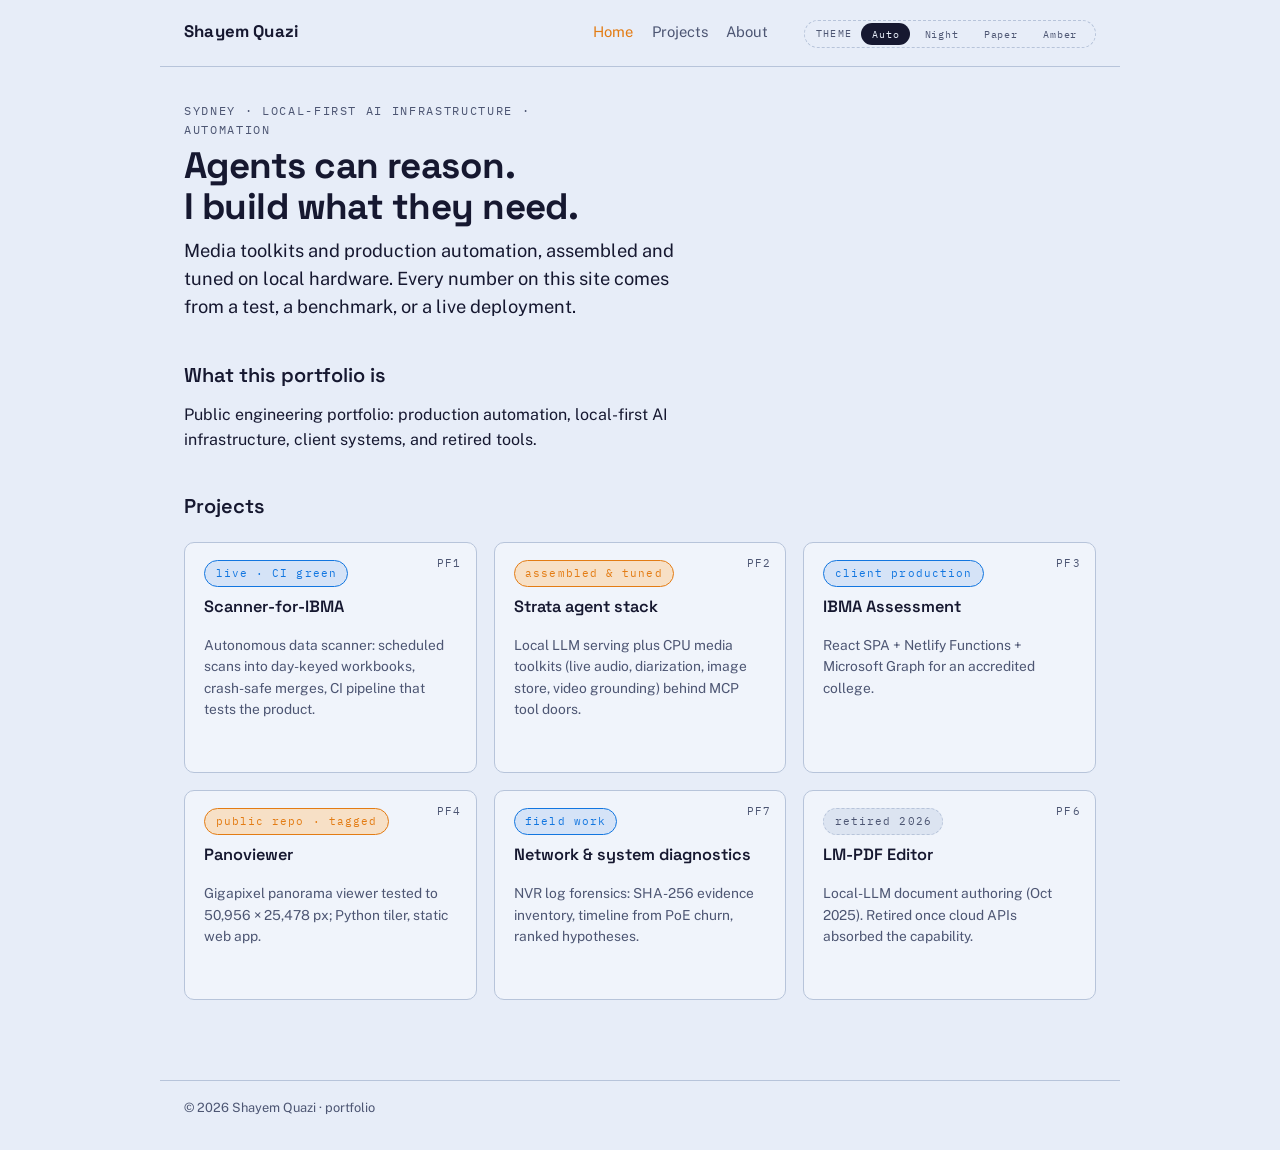
<file: index.html>
<!DOCTYPE html>
<html lang="en">
<head>
<meta charset="utf-8">
<meta name="viewport" content="width=device-width, initial-scale=1">
<title>Portfolio</title>
<meta name="description" content="Portfolio of Shayem Quazi: local-first AI agent infrastructure, automation systems and measured media toolkits, Sydney.">
<meta property="og:type" content="website">
<meta property="og:site_name" content="Shayem Quazi portfolio">
<meta property="og:title" content="Agents can reason. I build what they need to see, hear, read and file.">
<meta property="og:description" content="Local-first agent infrastructure and shipped automation. Every number on this site comes from a test, a benchmark, or a live deployment.">
<meta property="og:url" content="https://shayem1.github.io/portfolio-2026/">
<link rel="canonical" href="https://shayem1.github.io/portfolio-2026/">
<link rel="icon" type="image/svg+xml" href="assets/img/favicon.svg">
<link rel="preconnect" href="https://fonts.googleapis.com">
<link rel="preconnect" href="https://fonts.gstatic.com" crossorigin>
<link href="https://fonts.googleapis.com/css2?family=IBM+Plex+Mono:wght@400;600&family=Public+Sans:wght@400;500;700&family=Space+Grotesk:wght@500;600;700&display=swap" rel="stylesheet">
<link rel="stylesheet" href="assets/css/site.css">
<script src="assets/js/theme.js"></script>
</head>
<body>
<header class="site-head">
  <a class="brand" href="index.html">Shayem Quazi</a>
  <nav>
    <a href="index.html" aria-current="page">Home</a>
<a href="projects/index.html">Projects</a>
    <a href="about.html">About</a>
  </nav>
</header>

<main>
  <p class="eyebrow">Sydney · local-first AI infrastructure · automation</p>
  <h1>Agents can reason.<br>I build what they need.</h1>
  <p class="claim">Media toolkits and production automation, assembled and tuned on local hardware. Every number on this site comes from a test, a benchmark, or a live deployment.</p>

  <section>
    <h2>What this portfolio is</h2>
    <p>Public engineering portfolio: production automation, local-first AI infrastructure, client systems, and retired tools.</p>
  </section>

  <section>
    <h2>Projects</h2>
    <div class="cards">
      <a class="card" href="projects/scanner-for-ibma.html">
        <span class="pf">PF1</span>
        <span class="status live">live · CI green</span>
        <span class="t">Scanner-for-IBMA</span>
        <p class="small">Autonomous data scanner: scheduled scans into day-keyed workbooks, crash-safe merges, CI pipeline that tests the product.</p>
      </a>
      <a class="card" href="projects/strata-agent-stack.html">
        <span class="pf">PF2</span>
        <span class="status alpha">assembled &amp; tuned</span>
        <span class="t">Strata agent stack</span>
        <p class="small">Local LLM serving plus CPU media toolkits (live audio, diarization, image store, video grounding) behind MCP tool doors.</p>
      </a>
      <a class="card" href="projects/ibma-assessment.html">
        <span class="pf">PF3</span>
        <span class="status live">client production</span>
        <span class="t">IBMA Assessment</span>
        <p class="small">React SPA + Netlify Functions + Microsoft Graph for an accredited college.</p>
      </a>
      <a class="card" href="projects/panoviewer.html">
        <span class="pf">PF4</span>
        <span class="status alpha">public repo · tagged</span>
        <span class="t">Panoviewer</span>
        <p class="small">Gigapixel panorama viewer tested to 50,956 × 25,478 px; Python tiler, static web app.</p>
      </a>
      <a class="card" href="projects/diagnostics.html">
        <span class="pf">PF7</span>
        <span class="status live">field work</span>
        <span class="t">Network &amp; system diagnostics</span>
        <p class="small">NVR log forensics: SHA-256 evidence inventory, timeline from PoE churn, ranked hypotheses.</p>
      </a>
      <a class="card" href="projects/lm-pdf-editor.html">
        <span class="pf">PF6</span>
        <span class="status retired">retired 2026</span>
        <span class="t">LM-PDF Editor</span>
        <p class="small">Local-LLM document authoring (Oct 2025). Retired once cloud APIs absorbed the capability.</p>
      </a>
    </div>
  </section>
</main>

<footer class="site-foot">© 2026 Shayem Quazi · portfolio</footer>
</body>
</html>
</file>
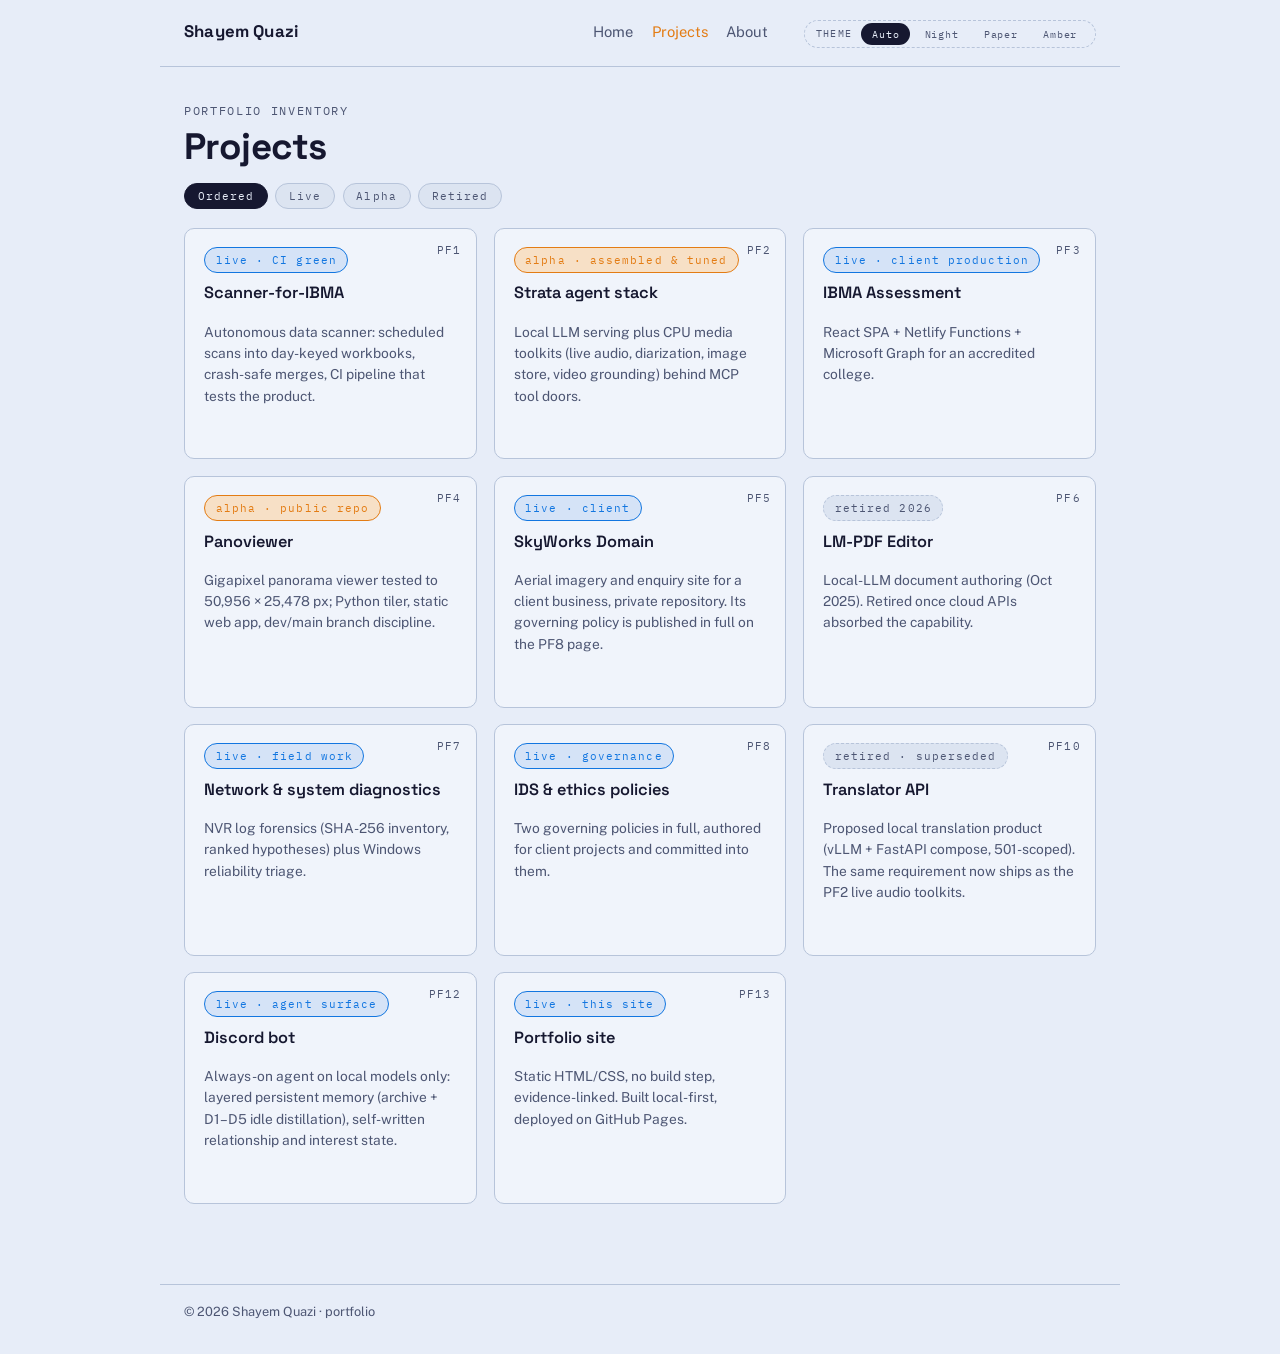
<file: projects/index.html>
<!DOCTYPE html>
<html lang="en">
<head>
<meta charset="utf-8">
<meta name="viewport" content="width=device-width, initial-scale=1">
<title>Projects</title>
<link rel="icon" type="image/svg+xml" href="../assets/img/favicon.svg">
<link rel="preconnect" href="https://fonts.googleapis.com">
<link rel="preconnect" href="https://fonts.gstatic.com" crossorigin>
<link href="https://fonts.googleapis.com/css2?family=IBM+Plex+Mono:wght@400;600&family=Public+Sans:wght@400;500;700&family=Space+Grotesk:wght@500;600;700&display=swap" rel="stylesheet">
<link rel="stylesheet" href="../assets/css/site.css">
<script src="../assets/js/theme.js"></script>
</head>
<body>
<header class="site-head">
  <a class="brand" href="../index.html">Shayem Quazi</a>
  <nav>
    <a href="../index.html">Home</a>
<a href="index.html" aria-current="page">Projects</a>
    <a href="../about.html">About</a>
  </nav>
</header>

<main>
  <p class="eyebrow">portfolio inventory</p>
  <h1>Projects</h1>

  <div class="filters" role="group" aria-label="Filter projects">
    <button type="button" class="fbtn active" data-filter="ordered" aria-pressed="true">Ordered</button>
    <button type="button" class="fbtn" data-filter="live" aria-pressed="false">Live</button>
    <button type="button" class="fbtn" data-filter="alpha" aria-pressed="false">Alpha</button>
    <button type="button" class="fbtn" data-filter="retired" aria-pressed="false">Retired</button>
  </div>

  <div class="cards" id="grid">
    <a class="card" href="scanner-for-ibma.html" data-pf="1" data-status="live">
      <span class="pf">PF1</span>
      <span class="status live">live · CI green</span>
      <span class="t">Scanner-for-IBMA</span>
      <p class="small">Autonomous data scanner: scheduled scans into day-keyed workbooks, crash-safe merges, CI pipeline that tests the product.</p>
    </a>
    <a class="card" href="strata-agent-stack.html" data-pf="2" data-status="alpha">
      <span class="pf">PF2</span>
      <span class="status alpha">alpha · assembled &amp; tuned</span>
      <span class="t">Strata agent stack</span>
      <p class="small">Local LLM serving plus CPU media toolkits (live audio, diarization, image store, video grounding) behind MCP tool doors.</p>
    </a>
    <a class="card" href="ibma-assessment.html" data-pf="3" data-status="live">
      <span class="pf">PF3</span>
      <span class="status live">live · client production</span>
      <span class="t">IBMA Assessment</span>
      <p class="small">React SPA + Netlify Functions + Microsoft Graph for an accredited college.</p>
    </a>
    <a class="card" href="panoviewer.html" data-pf="4" data-status="alpha">
      <span class="pf">PF4</span>
      <span class="status alpha">alpha · public repo</span>
      <span class="t">Panoviewer</span>
      <p class="small">Gigapixel panorama viewer tested to 50,956 × 25,478 px; Python tiler, static web app, dev/main branch discipline.</p>
    </a>
    <a class="card" href="../policies.html" data-pf="5" data-status="live">
      <span class="pf">PF5</span>
      <span class="status live">live · client</span>
      <span class="t">SkyWorks Domain</span>
      <p class="small">Aerial imagery and enquiry site for a client business, private repository. Its governing policy is published in full on the PF8 page.</p>
    </a>
    <a class="card" href="lm-pdf-editor.html" data-pf="6" data-status="retired">
      <span class="pf">PF6</span>
      <span class="status retired">retired 2026</span>
      <span class="t">LM-PDF Editor</span>
      <p class="small">Local-LLM document authoring (Oct 2025). Retired once cloud APIs absorbed the capability.</p>
    </a>
    <a class="card" href="diagnostics.html" data-pf="7" data-status="live">
      <span class="pf">PF7</span>
      <span class="status live">live · field work</span>
      <span class="t">Network &amp; system diagnostics</span>
      <p class="small">NVR log forensics (SHA-256 inventory, ranked hypotheses) plus Windows reliability triage.</p>
    </a>
    <a class="card" href="../policies.html" data-pf="8" data-status="live">
      <span class="pf">PF8</span>
      <span class="status live">live · governance</span>
      <span class="t">IDS &amp; ethics policies</span>
      <p class="small">Two governing policies in full, authored for client projects and committed into them.</p>
    </a>
    <a class="card" href="translator-api.html" data-pf="10" data-status="retired">
      <span class="pf">PF10</span>
      <span class="status retired">retired · superseded</span>
      <span class="t">Translator API</span>
      <p class="small">Proposed local translation product (vLLM + FastAPI compose, 501-scoped). The same requirement now ships as the PF2 live audio toolkits.</p>
    </a>
    <a class="card" href="discord-bot.html" data-pf="12" data-status="live">
      <span class="pf">PF12</span>
      <span class="status live">live · agent surface</span>
      <span class="t">Discord bot</span>
      <p class="small">Always-on agent on local models only: layered persistent memory (archive + D1–D5 idle distillation), self-written relationship and interest state.</p>
    </a>
    <a class="card" href="../index.html" data-pf="13" data-status="live">
      <span class="pf">PF13</span>
      <span class="status live">live · this site</span>
      <span class="t">Portfolio site</span>
      <p class="small">Static HTML/CSS, no build step, evidence-linked. Built local-first, deployed on GitHub Pages.</p>
    </a>
  </div>
</main>

<footer class="site-foot">© 2026 Shayem Quazi · portfolio</footer>

<script>
(function () {
  var grid = document.getElementById('grid');
  var cards = Array.prototype.slice.call(grid.children);
  var buttons = Array.prototype.slice.call(document.querySelectorAll('.fbtn'));
  function pfNum(c) { return parseInt(c.getAttribute('data-pf'), 10); }
  function apply(mode) {
    var sorted = cards.slice().sort(function (a, b) { return pfNum(a) - pfNum(b); });
    var order = sorted;
    if (mode !== 'ordered') {
      order = sorted.filter(function (c) { return c.getAttribute('data-status') === mode; })
        .concat(sorted.filter(function (c) { return c.getAttribute('data-status') !== mode; }));
    }
    order.forEach(function (c) {
      grid.appendChild(c);
      c.classList.toggle('dim', mode !== 'ordered' && c.getAttribute('data-status') !== mode);
    });
  }
  buttons.forEach(function (btn) {
    btn.addEventListener('click', function () {
      buttons.forEach(function (b) { b.classList.remove('active'); b.setAttribute('aria-pressed', 'false'); });
      btn.classList.add('active');
      btn.setAttribute('aria-pressed', 'true');
      apply(btn.getAttribute('data-filter'));
    });
  });
})();
</script>
</body>
</html>
</file>
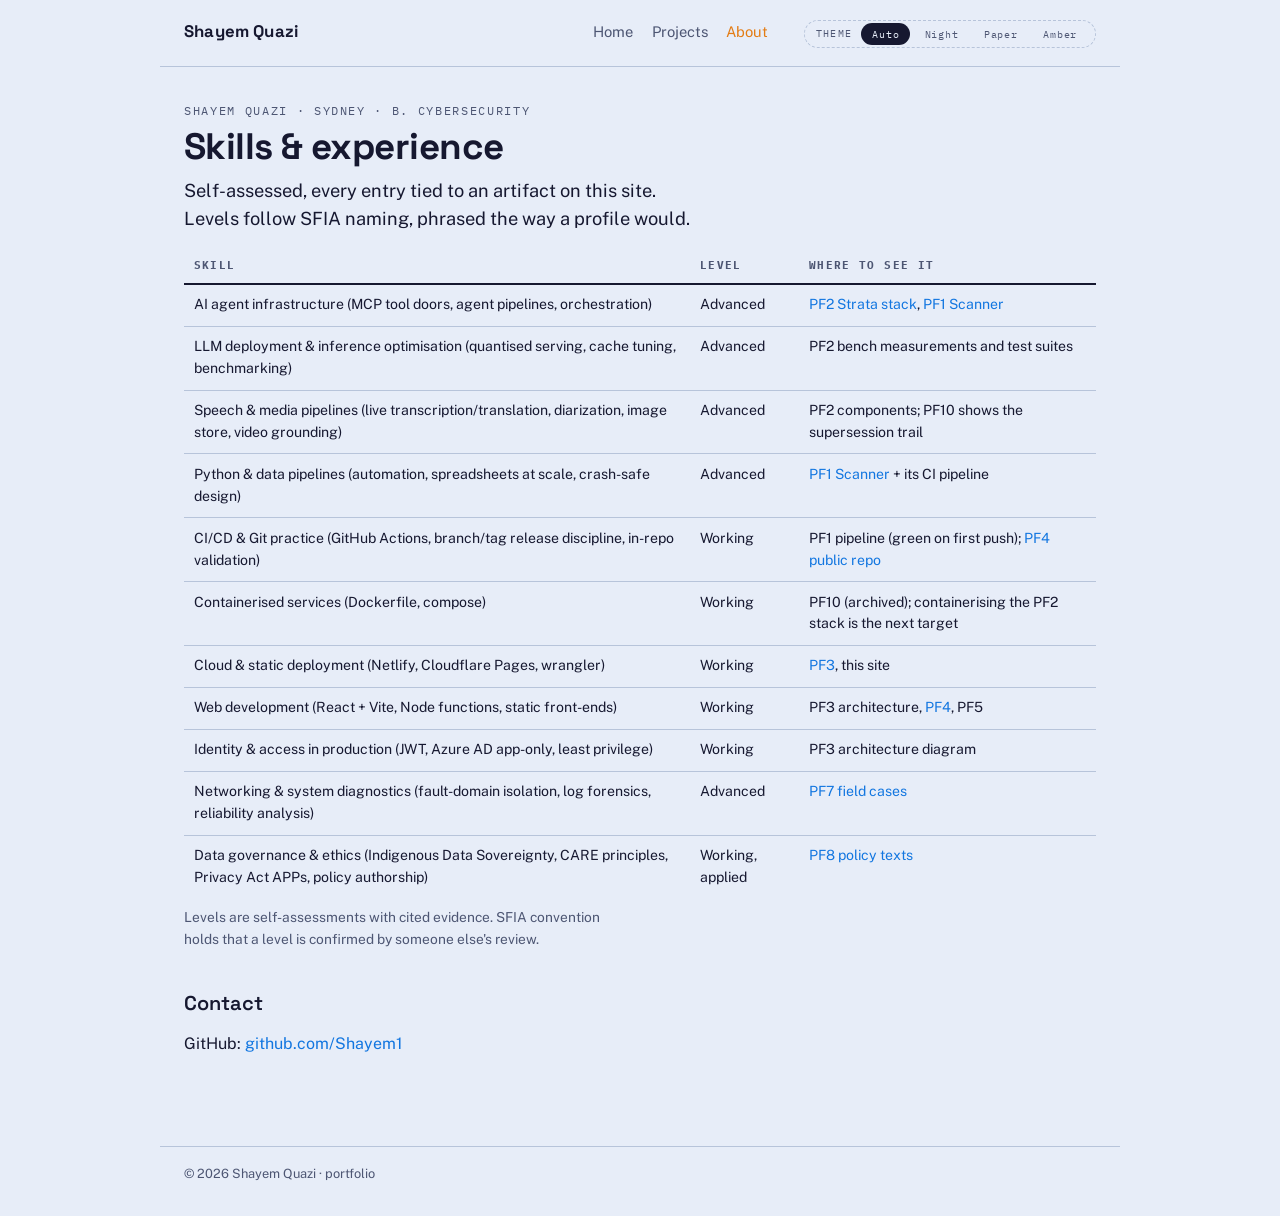
<file: about.html>
<!DOCTYPE html>
<html lang="en">
<head>
<meta charset="utf-8">
<meta name="viewport" content="width=device-width, initial-scale=1">
<title>about</title>
<link rel="icon" type="image/svg+xml" href="assets/img/favicon.svg">
<link rel="preconnect" href="https://fonts.googleapis.com">
<link rel="preconnect" href="https://fonts.gstatic.com" crossorigin>
<link href="https://fonts.googleapis.com/css2?family=IBM+Plex+Mono:wght@400;600&family=Public+Sans:wght@400;500;700&family=Space+Grotesk:wght@500;600;700&display=swap" rel="stylesheet">
<link rel="canonical" href="https://shayem1.github.io/portfolio-2026/about.html">
<link rel="stylesheet" href="assets/css/site.css">
<script src="assets/js/theme.js"></script>
</head>
<body>
<header class="site-head">
  <a class="brand" href="index.html">Shayem Quazi</a>
  <nav>
    <a href="index.html">Home</a>
<a href="projects/index.html">Projects</a>
    <a href="about.html" aria-current="page">About</a>
  </nav>
</header>

<main>
  <p class="eyebrow">Shayem Quazi · Sydney · B. Cybersecurity</p>
  <h1>Skills &amp; experience</h1>
  <p class="claim">Self-assessed, every entry tied to an artifact on this site. Levels follow SFIA naming, phrased the way a profile would.</p>

  <table class="ledger">
    <tr><th>Skill</th><th>Level</th><th>Where to see it</th></tr>
    <tr><td>AI agent infrastructure (MCP tool doors, agent pipelines, orchestration)</td><td>Advanced</td><td><a href="projects/strata-agent-stack.html">PF2 Strata stack</a>, <a href="projects/scanner-for-ibma.html">PF1 Scanner</a></td></tr>
    <tr><td>LLM deployment &amp; inference optimisation (quantised serving, cache tuning, benchmarking)</td><td>Advanced</td><td>PF2 bench measurements and test suites</td></tr>
    <tr><td>Speech &amp; media pipelines (live transcription/translation, diarization, image store, video grounding)</td><td>Advanced</td><td>PF2 components; PF10 shows the supersession trail</td></tr>
    <tr><td>Python &amp; data pipelines (automation, spreadsheets at scale, crash-safe design)</td><td>Advanced</td><td><a href="projects/scanner-for-ibma.html">PF1 Scanner</a> + its CI pipeline</td></tr>
    <tr><td>CI/CD &amp; Git practice (GitHub Actions, branch/tag release discipline, in-repo validation)</td><td>Working</td><td>PF1 pipeline (green on first push); <a href="https://github.com/Shayem1/Panorama_Viewer_2026">PF4 public repo</a></td></tr>
    <tr><td>Containerised services (Dockerfile, compose)</td><td>Working</td><td>PF10 (archived); containerising the PF2 stack is the next target</td></tr>
    <tr><td>Cloud &amp; static deployment (Netlify, Cloudflare Pages, wrangler)</td><td>Working</td><td><a href="projects/ibma-assessment.html">PF3</a>, this site</td></tr>
    <tr><td>Web development (React + Vite, Node functions, static front-ends)</td><td>Working</td><td>PF3 architecture, <a href="projects/panoviewer.html">PF4</a>, PF5</td></tr>
    <tr><td>Identity &amp; access in production (JWT, Azure AD app-only, least privilege)</td><td>Working</td><td>PF3 architecture diagram</td></tr>
    <tr><td>Networking &amp; system diagnostics (fault-domain isolation, log forensics, reliability analysis)</td><td>Advanced</td><td><a href="projects/diagnostics.html">PF7 field cases</a></td></tr>
    <tr><td>Data governance &amp; ethics (Indigenous Data Sovereignty, CARE principles, Privacy Act APPs, policy authorship)</td><td>Working, applied</td><td><a href="policies.html">PF8 policy texts</a></td></tr>
  </table>
  <p class="small">Levels are self-assessments with cited evidence. SFIA convention holds that a level is confirmed by someone else's review.</p>

  <section>
    <h2>Contact</h2>
    <p>GitHub: <a href="https://github.com/Shayem1">github.com/Shayem1</a></p>
  </section>
</main>

<footer class="site-foot">© 2026 Shayem Quazi · portfolio</footer>
</body>
</html>
</file>
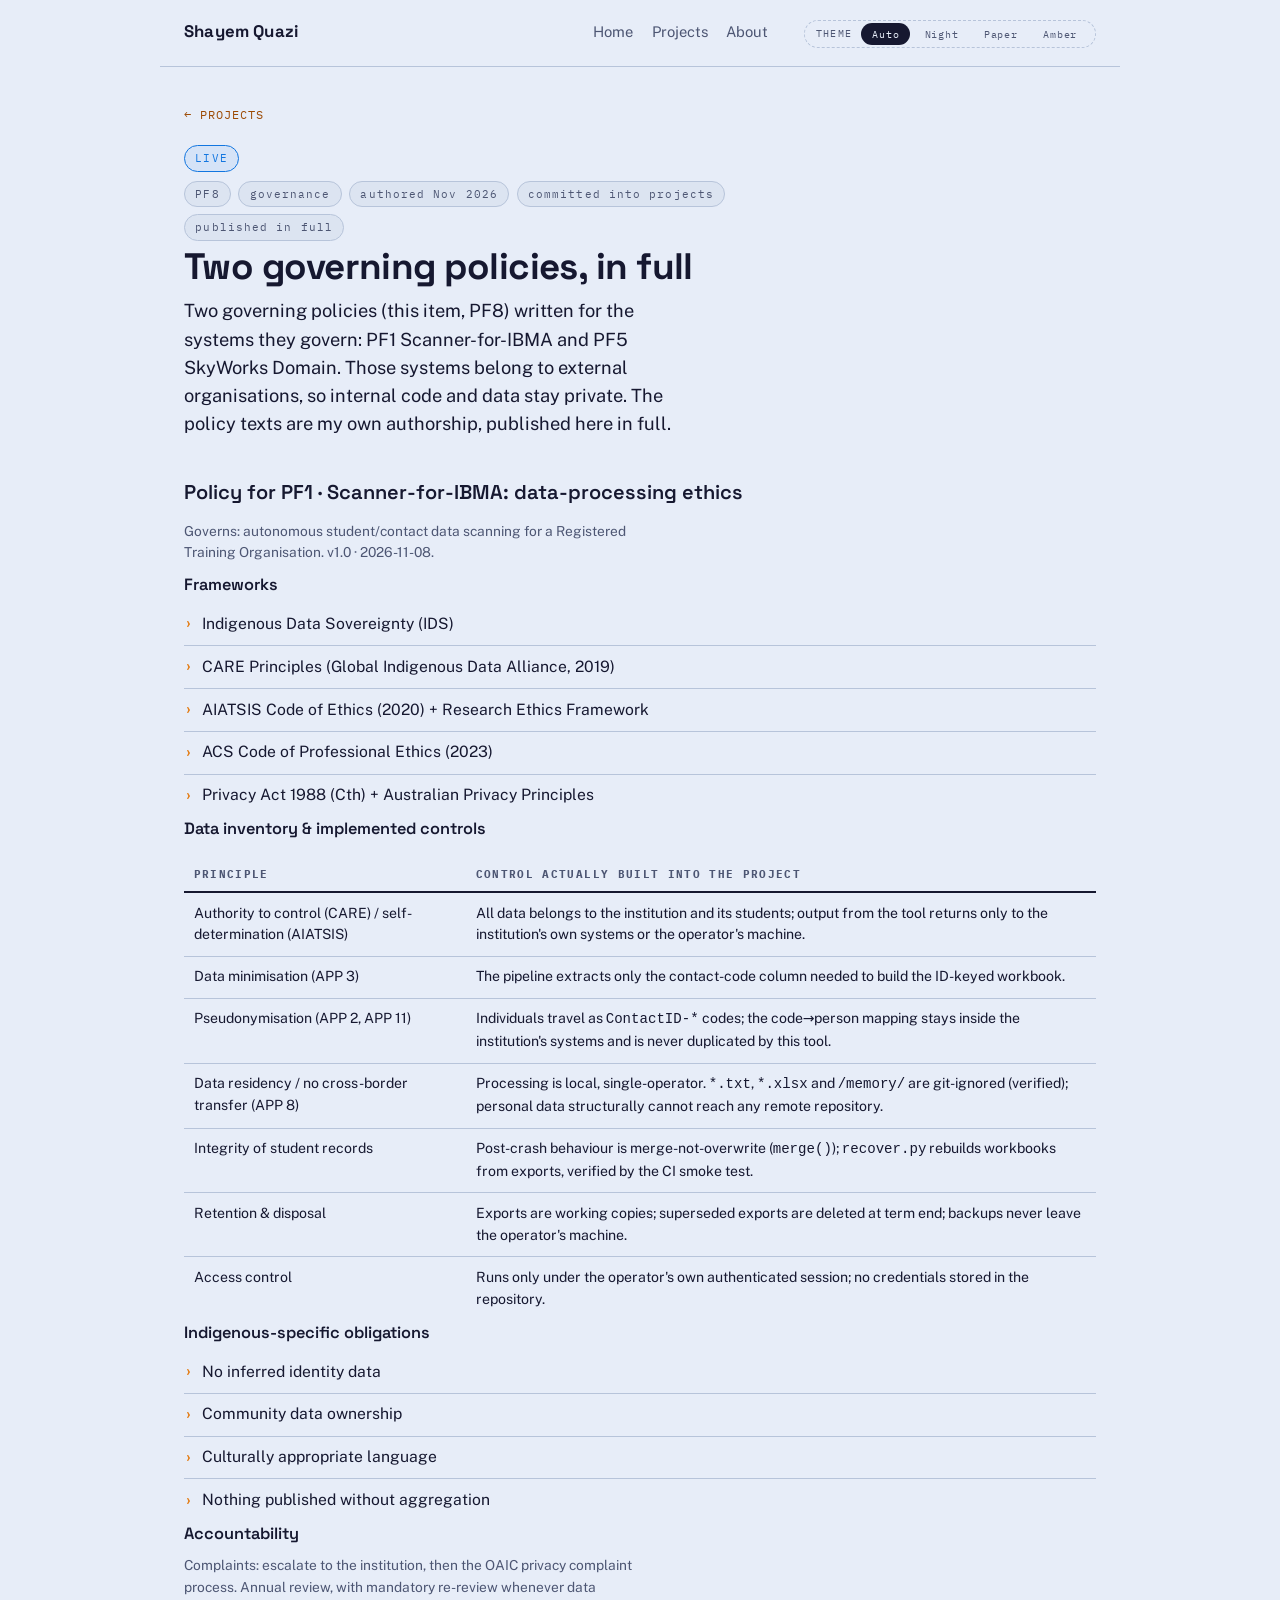
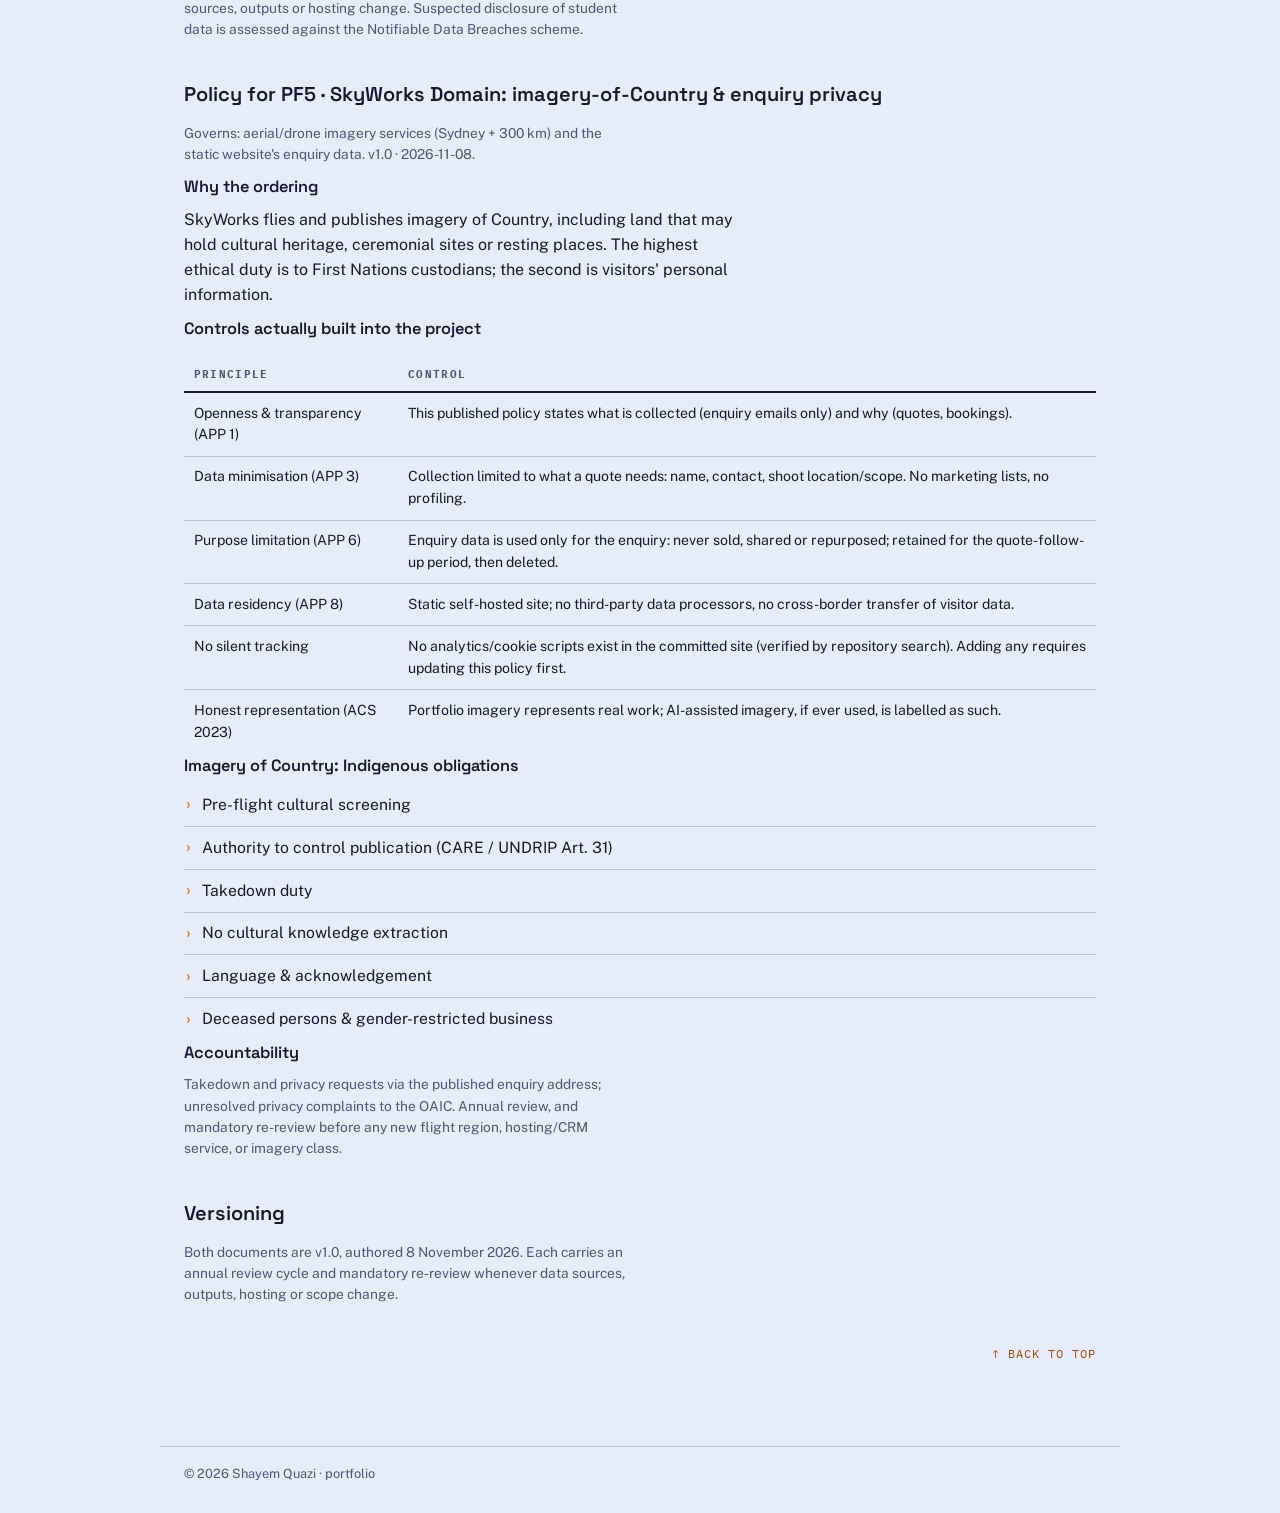
<file: policies.html>
<!DOCTYPE html>
<html lang="en">
<head>
<meta charset="utf-8">
<meta name="viewport" content="width=device-width, initial-scale=1">
<title>policies</title>
<link rel="preconnect" href="https://fonts.googleapis.com">
<link rel="preconnect" href="https://fonts.gstatic.com" crossorigin>
<link href="https://fonts.googleapis.com/css2?family=IBM+Plex+Mono:wght@400;600&family=Public+Sans:wght@400;500;700&family=Space+Grotesk:wght@500;600;700&display=swap" rel="stylesheet">
<link rel="icon" type="image/svg+xml" href="assets/img/favicon.svg">
<link rel="canonical" href="https://shayem1.github.io/portfolio-2026/policies.html">
<link rel="stylesheet" href="assets/css/site.css">
<script src="assets/js/theme.js"></script>
</head>
<body>
<header class="site-head">
  <a class="brand" href="index.html">Shayem Quazi</a>
  <nav>
    <a href="index.html">Home</a>
<a href="projects/index.html">Projects</a>
    <a href="about.html">About</a>
  </nav>
</header>

<main id="top">
  <p class="navback"><a href="projects/index.html">← Projects</a></p>
  <p class="eyebrow"><span class="status live">live</span></p>
  <p class="stacktags"><span class="tag">PF8</span><span class="tag">governance</span><span class="tag">authored Nov 2026</span><span class="tag">committed into projects</span><span class="tag">published in full</span></p>
  <h1>Two governing policies, in full</h1>
  <p class="claim">Two governing policies (this item, PF8) written for the systems they govern: PF1 Scanner-for-IBMA and PF5 SkyWorks Domain. Those systems belong to external organisations, so internal code and data stay private. The policy texts are my own authorship, published here in full.</p>

  <section>
    <h2 id="scanner-policy">Policy for PF1 · Scanner-for-IBMA: data-processing ethics</h2>
    <p class="small">Governs: autonomous student/contact data scanning for a Registered Training Organisation. v1.0 · 2026-11-08.</p>

    <h3>Frameworks</h3>
    <div class="feat-list">
      <details class="feat"><summary>Indigenous Data Sovereignty (IDS)</summary><p class="body">"Ensuring that Indigenous people have a say in the data that is produced about them, how this data is shared and the purpose behind sharing the data" (Kukutai &amp; Taylor, <em>Indigenous Data Sovereignty: Towards An Agenda</em>, ANU Press, 2016). Recognised through UNDRIP (2007), Art. 3 (self-determination) and Art. 31 (cultural heritage, traditional knowledge).</p></details>
      <details class="feat"><summary>CARE Principles (Global Indigenous Data Alliance, 2019)</summary><p class="body">Collective benefit · Authority to control · Responsibility · Ethics (Carroll et al., <em>Data Science Journal</em> 13:9, 2020).</p></details>
      <details class="feat"><summary>AIATSIS Code of Ethics (2020) + Research Ethics Framework</summary><p class="body">Indigenous self-determination, Indigenous leadership, impact and value, sustainability and accountability.</p></details>
      <details class="feat"><summary>ACS Code of Professional Ethics (2023)</summary><p class="body">Honesty, trustworthiness, respect.</p></details>
      <details class="feat"><summary>Privacy Act 1988 (Cth) + Australian Privacy Principles</summary><p class="body">APP 2 (pseudonymity), APP 3 (collection), APP 6 (use/disclosure), APP 8 (cross-border), APP 11 (identifiers).</p></details>
    </div>

    <h3>Data inventory &amp; implemented controls</h3>
    <table class="ledger">
      <tr><th>Principle</th><th>Control actually built into the project</th></tr>
      <tr><td>Authority to control (CARE) / self-determination (AIATSIS)</td><td>All data belongs to the institution and its students; output from the tool returns only to the institution's own systems or the operator's machine.</td></tr>
      <tr><td>Data minimisation (APP 3)</td><td>The pipeline extracts only the contact-code column needed to build the ID-keyed workbook.</td></tr>
      <tr><td>Pseudonymisation (APP 2, APP 11)</td><td>Individuals travel as <code>ContactID-*</code> codes; the code→person mapping stays inside the institution's systems and is never duplicated by this tool.</td></tr>
      <tr><td>Data residency / no cross-border transfer (APP 8)</td><td>Processing is local, single-operator. <code>*.txt</code>, <code>*.xlsx</code> and <code>/memory/</code> are git-ignored (verified); personal data structurally cannot reach any remote repository.</td></tr>
      <tr><td>Integrity of student records</td><td>Post-crash behaviour is merge-not-overwrite (<code>merge()</code>); <code>recover.py</code> rebuilds workbooks from exports, verified by the CI smoke test.</td></tr>
      <tr><td>Retention &amp; disposal</td><td>Exports are working copies; superseded exports are deleted at term end; backups never leave the operator's machine.</td></tr>
      <tr><td>Access control</td><td>Runs only under the operator's own authenticated session; no credentials stored in the repository.</td></tr>
    </table>

    <h3>Indigenous-specific obligations</h3>
    <div class="feat-list">
      <details class="feat"><summary>No inferred identity data</summary><p class="body">No Indigenous identity data is inferred or derived by the tool. Institutional records of Aboriginal/Torres Strait Islander status (e.g. support programs) are treated as sensitive: aggregated only, never exported free-text, never used beyond the program that collected them.</p></details>
      <details class="feat"><summary>Community data ownership</summary><p class="body">Datasets produced from community partnership programs remain under the partner community's control; publication requires free, prior and informed consent.</p></details>
      <details class="feat"><summary>Culturally appropriate language</summary><p class="body">Generated reports use inclusive, non-deficit language; no student is named publicly; community-program terminology follows what the community itself uses.</p></details>
      <details class="feat"><summary>Nothing published without aggregation</summary><p class="body">Nothing published: any output requested for public reporting has Indigenous-related data removed or aggregated beyond identification first.</p></details>
    </div>

    <h3>Accountability</h3>
    <p class="small">Complaints: escalate to the institution, then the OAIC privacy complaint process. Annual review, with mandatory re-review whenever data sources, outputs or hosting change. Suspected disclosure of student data is assessed against the Notifiable Data Breaches scheme.</p>
  </section>

  <section>
    <h2 id="skyworks-policy">Policy for PF5 · SkyWorks Domain: imagery-of-Country &amp; enquiry privacy</h2>
    <p class="small">Governs: aerial/drone imagery services (Sydney + 300 km) and the static website's enquiry data. v1.0 · 2026-11-08.</p>

    <h3>Why the ordering</h3>
    <p>SkyWorks flies and publishes imagery of Country, including land that may hold cultural heritage, ceremonial sites or resting places. The highest ethical duty is to First Nations custodians; the second is visitors' personal information.</p>

    <h3>Controls actually built into the project</h3>
    <table class="ledger">
      <tr><th>Principle</th><th>Control</th></tr>
      <tr><td>Openness &amp; transparency (APP 1)</td><td>This published policy states what is collected (enquiry emails only) and why (quotes, bookings).</td></tr>
      <tr><td>Data minimisation (APP 3)</td><td>Collection limited to what a quote needs: name, contact, shoot location/scope. No marketing lists, no profiling.</td></tr>
      <tr><td>Purpose limitation (APP 6)</td><td>Enquiry data is used only for the enquiry: never sold, shared or repurposed; retained for the quote-follow-up period, then deleted.</td></tr>
      <tr><td>Data residency (APP 8)</td><td>Static self-hosted site; no third-party data processors, no cross-border transfer of visitor data.</td></tr>
      <tr><td>No silent tracking</td><td>No analytics/cookie scripts exist in the committed site (verified by repository search). Adding any requires updating this policy first.</td></tr>
      <tr><td>Honest representation (ACS 2023)</td><td>Portfolio imagery represents real work; AI-assisted imagery, if ever used, is labelled as such.</td></tr>
    </table>

    <h3>Imagery of Country: Indigenous obligations</h3>
    <div class="feat-list">
      <details class="feat"><summary>Pre-flight cultural screening</summary><p class="body">Before low-altitude work anywhere, check for registered cultural heritage, sacred sites, ceremonial grounds, sorry-business or access restrictions; in doubt, ground-truth with the Traditional Owner group or land council and obtain permission <em>before</em> capture.</p></details>
      <details class="feat"><summary>Authority to control publication (CARE / UNDRIP Art. 31)</summary><p class="body">Cultural heritage, sites and ceremonial features visible in imagery are not published without custodian consent; out of caution, sensitive features are cropped, blurred or withheld by default.</p></details>
      <details class="feat"><summary>Takedown duty</summary><p class="body">Any custodian can request removal; imagery is removed on request without requiring proof of ownership, and removals are logged.</p></details>
      <details class="feat"><summary>No cultural knowledge extraction</summary><p class="body">No mapping or publishing of knowledge about cultural sites; no site coordinates in metadata or captions; GPS EXIF stripped from published images.</p></details>
      <details class="feat"><summary>Language &amp; acknowledgement</summary><p class="body">Site copy about Country uses inclusive language, names Traditional Custodians of worked areas where known, and carries an Acknowledgement of Country.</p></details>
      <details class="feat"><summary>Deceased persons &amp; gender-restricted business</summary><p class="body">Not published without clearance.</p></details>
    </div>

    <h3>Accountability</h3>
    <p class="small">Takedown and privacy requests via the published enquiry address; unresolved privacy complaints to the OAIC. Annual review, and mandatory re-review before any new flight region, hosting/CRM service, or imagery class.</p>
  </section>

  <section>
    <h2>Versioning</h2>
    <p class="small">Both documents are v1.0, authored 8 November 2026. Each carries an annual review cycle and mandatory re-review whenever data sources, outputs, hosting or scope change.</p>
  </section>
  <p class="totop"><a href="#top">↑ Back to top</a></p>
</main>

<footer class="site-foot">© 2026 Shayem Quazi · portfolio</footer>
</body>
</html>
</file>
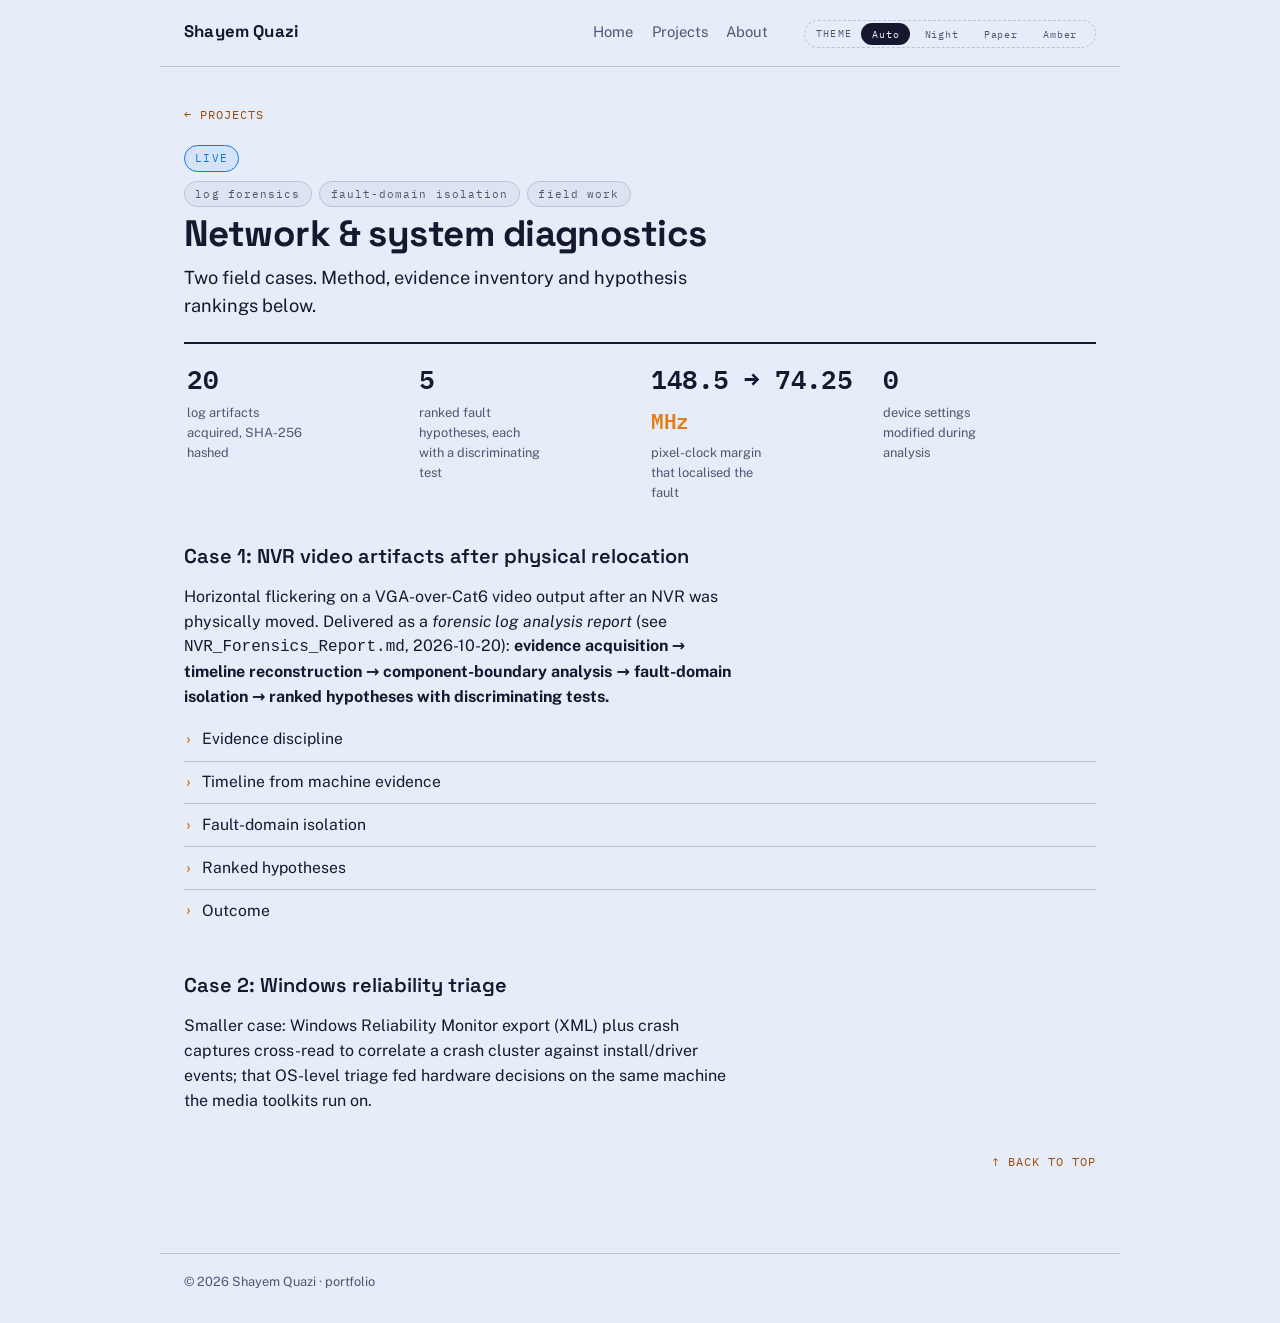
<file: projects/diagnostics.html>
<!DOCTYPE html>
<html lang="en">
<head>
<meta charset="utf-8">
<meta name="viewport" content="width=device-width, initial-scale=1">
<title>diagnostics</title>
<link rel="preconnect" href="https://fonts.googleapis.com">
<link rel="preconnect" href="https://fonts.gstatic.com" crossorigin>
<link href="https://fonts.googleapis.com/css2?family=IBM+Plex+Mono:wght@400;600&family=Public+Sans:wght@400;500;700&family=Space+Grotesk:wght@500;600;700&display=swap" rel="stylesheet">
<link rel="icon" type="image/svg+xml" href="../assets/img/favicon.svg">
<link rel="stylesheet" href="../assets/css/site.css">
<script src="../assets/js/theme.js"></script>
</head>
<body>
<header class="site-head">
  <a class="brand" href="../index.html">Shayem Quazi</a>
  <nav>
    <a href="../index.html">Home</a>
<a href="index.html">Projects</a>
    <a href="../about.html">About</a>
  </nav>
</header>

<main id="top">
  <p class="navback"><a href="index.html">← Projects</a></p>
  <p class="eyebrow"><span class="status live">live</span></p>
  <p class="stacktags"><span class="tag">log forensics</span><span class="tag">fault-domain isolation</span><span class="tag">field work</span></p>
  <h1>Network &amp; system diagnostics</h1>
  <p class="claim">Two field cases. Method, evidence inventory and hypothesis rankings below.</p>

  <div class="bench">
    <div class="m"><span class="n">20</span><span class="l">log artifacts acquired, SHA-256 hashed</span></div>
    <div class="m"><span class="n">5</span><span class="l">ranked fault hypotheses, each with a discriminating test</span></div>
    <div class="m"><span class="n">148.5 → 74.25<small> MHz</small></span><span class="l">pixel-clock margin that localised the fault</span></div>
    <div class="m"><span class="n">0</span><span class="l">device settings modified during analysis</span></div>
  </div>

  <section>
    <h2>Case 1: NVR video artifacts after physical relocation</h2>
    <p>Horizontal flickering on a VGA-over-Cat6 video output after an NVR was physically moved. Delivered as a <em>forensic log analysis report</em> (see <code>NVR_Forensics_Report.md</code>, 2026-10-20): <strong>evidence acquisition → timeline reconstruction → component-boundary analysis → fault-domain isolation → ranked hypotheses with discriminating tests.</strong></p>
    <div class="feat-list">
      <details class="feat"><summary>Evidence discipline</summary><p class="body">20 log files acquired from the device's system-report bundle, each hashed (SHA-256) before analysis; timezone normalisation documented (device UTC+10 vs MAC table UTC); no configuration touched, conclusions from logs only.</p></details>
      <details class="feat"><summary>Timeline from machine evidence</summary><p class="body">PoE port churn in the MAC table (camera MACs migrating between ports) independently corroborated the physical re-patching window; foreign non-camera MACs on a PoE port dated the earlier hands-on troubleshooting; a post-fault firmware upgrade was <em>excluded as cause</em> by timestamp ordering alone.</p></details>
      <details class="feat"><summary>Fault-domain isolation</summary><p class="body">Camera-side hypotheses dismissed via clean decode/display counters; fault follows the NVR output chain, not a channel.</p></details>
      <details class="feat"><summary>Ranked hypotheses</summary><p class="body">Leading hypothesis, analog link margin: the VGA-over-Cat6 balun chain fails at 1080p60's 148.5 MHz pixel clock and stabilises at 720p60's 74.25 MHz (classic marginal-analog signature); the weakened-DAC alternative stayed in the ranked list with its own discriminating test.</p></details>
      <details class="feat"><summary>Outcome</summary><p class="body">720p60 adopted as a documented operational mitigation; permanent fix specified (retire the analog leg for a digital HDMI extender; the HDMI chain has been fault-free on comparable wiring); intermediate timings proposed as further discriminating experiments; one test explicitly named as the decisive next probe.</p></details>
    </div>
  </section>

  <section>
    <h2>Case 2: Windows reliability triage</h2>
    <p>Smaller case: Windows Reliability Monitor export (XML) plus crash captures cross-read to correlate a crash cluster against install/driver events; that OS-level triage fed hardware decisions on the same machine the media toolkits run on.</p>
  </section>

  <p class="totop"><a href="#top">↑ Back to top</a></p>
</main>

<footer class="site-foot">© 2026 Shayem Quazi · portfolio</footer>
</body>
</html>
</file>
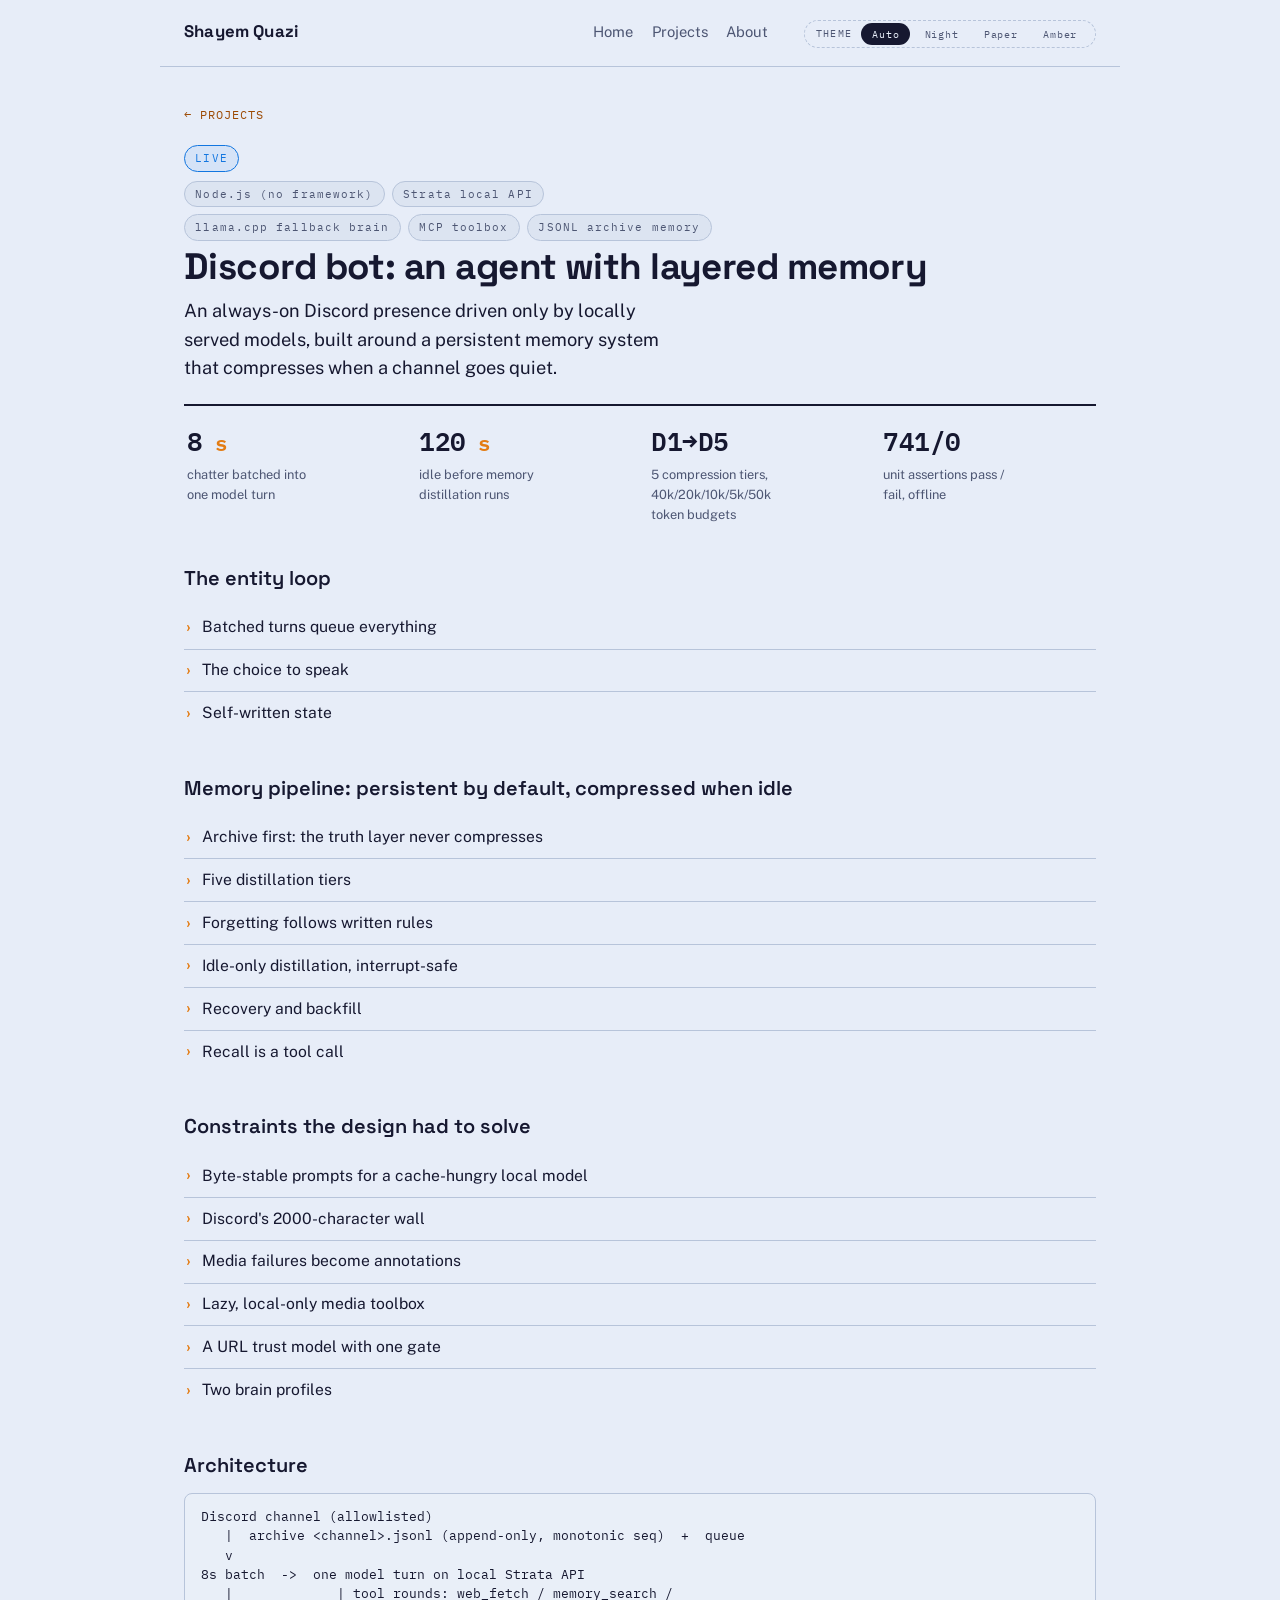
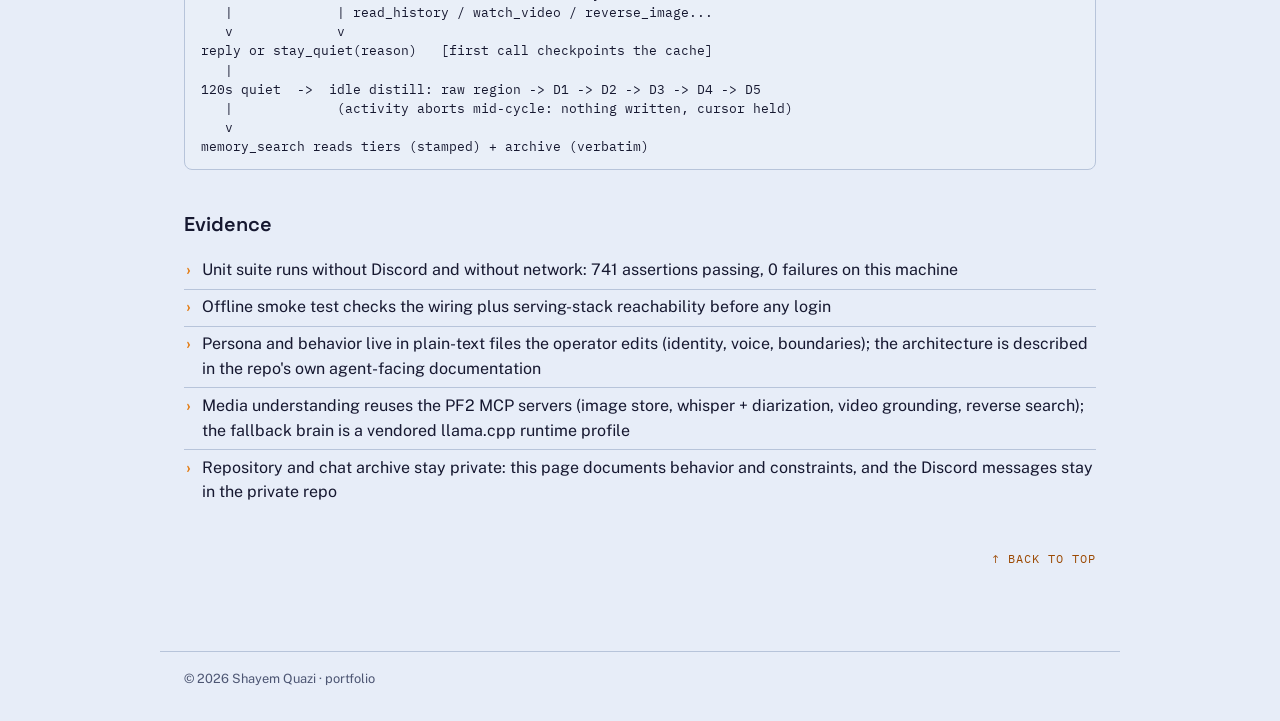
<file: projects/discord-bot.html>
<!DOCTYPE html>
<html lang="en">
<head>
<meta charset="utf-8">
<meta name="viewport" content="width=device-width, initial-scale=1">
<title>discord-bot</title>
<link rel="preconnect" href="https://fonts.googleapis.com">
<link rel="preconnect" href="https://fonts.gstatic.com" crossorigin>
<link href="https://fonts.googleapis.com/css2?family=IBM+Plex+Mono:wght@400;600&family=Public+Sans:wght@400;500;700&family=Space+Grotesk:wght@500;600;700&display=swap" rel="stylesheet">
<link rel="icon" type="image/svg+xml" href="../assets/img/favicon.svg">
<link rel="stylesheet" href="../assets/css/site.css">
<script src="../assets/js/theme.js"></script>
</head>
<body>
<header class="site-head">
  <a class="brand" href="../index.html">Shayem Quazi</a>
  <nav>
    <a href="../index.html">Home</a>
<a href="index.html">Projects</a>
    <a href="../about.html">About</a>
  </nav>
</header>

<main id="top">
  <p class="navback"><a href="index.html">← Projects</a></p>
  <p class="eyebrow"><span class="status live">live</span></p>
  <p class="stacktags"><span class="tag">Node.js (no framework)</span><span class="tag">Strata local API</span><span class="tag">llama.cpp fallback brain</span><span class="tag">MCP toolbox</span><span class="tag">JSONL archive memory</span></p>
  <h1>Discord bot: an agent with layered memory</h1>
  <p class="claim">An always-on Discord presence driven only by locally served models, built around a persistent memory system that compresses when a channel goes quiet.</p>

  <div class="bench">
    <div class="m"><span class="n">8<small>&nbsp;s</small></span><span class="l">chatter batched into one model turn</span></div>
    <div class="m"><span class="n">120<small>&nbsp;s</small></span><span class="l">idle before memory distillation runs</span></div>
    <div class="m"><span class="n">D1→D5</span><span class="l">5 compression tiers, 40k/20k/10k/5k/50k token budgets</span></div>
    <div class="m"><span class="n">741/0</span><span class="l">unit assertions pass / fail, offline</span></div>
  </div>

  <section>
    <h2>The entity loop</h2>
    <div class="feat-list">
      <details class="feat"><summary>Batched turns queue everything</summary><p class="body">Every allowed non-bot message is appended to the channel's archive and queued. Chatter accumulates for 8 seconds, then one batch becomes one model turn presented as dated, author-prefixed lines. Directed messages (@name, replies) jump the queue; a message arriving mid-generation stays queued until the next turn.</p></details>
      <details class="feat"><summary>The choice to speak</summary><p class="body">Every turn ends with either a reply or a <code>stay_quiet(reason)</code> tool call. Quiet turns send nothing, log their reason, and an empty final reply counts as quiet too.</p></details>
      <details class="feat"><summary>Self-written state</summary><p class="body">Relationship notes per user and a growing interest catalogue are written only by the model through <code>update_relationship</code> / <code>update_interests</code>, then injected into every turn once non-empty. The interests store has hard caps (20 topics, 12 facets per topic, 2500 rendered chars) so self-curated memory cannot grow unbounded.</p></details>
    </div>
  </section>

  <section>
    <h2>Memory pipeline: persistent by default, compressed when idle</h2>
    <div class="feat-list">
      <details class="feat"><summary>Archive first: the truth layer never compresses</summary><p class="body">Every message and every reply is appended verbatim to a per-channel JSONL archive with a monotonic sequence number. Distillation never touches it; keyword search over the archive always returns exact, author-prefixed hits with dates.</p></details>
      <details class="feat"><summary>Five distillation tiers</summary><p class="body">The undistilled tail folds into context up to a 64k-token seed region (96k headroom). When it overflows, the oldest stretch is distilled into tier D1 (40k budget, hour-stamped spans); each tier over budget distills its oldest entries one tier deeper: D2 20k, D3 10k, D4 5k, D5 50k terminal. Distilled entries keep actors, dates and what mattered, and an over-budget entry is truncated to fit its budget.</p></details>
      <details class="feat"><summary>Forgetting follows written rules</summary><p class="body">Entries tagged <code>casual</code> die at D3; only <code>important</code> survives deeper. D5 overflow drops the oldest first and is never re-distilled. A distillation that returns nothing holds the tier in place and retries the next cycle with the tier intact.</p></details>
      <details class="feat"><summary>Idle-only distillation, interrupt-safe</summary><p class="body">Compression runs 120 seconds after a channel goes quiet, in blocks of at most 50 messages / 1 hour. New activity hard-cancels a running cycle: the model request is aborted, nothing is written, the cursor does not move. Schedulers arm at login, so a restart with a backlog distills without needing a new message.</p></details>
      <details class="feat"><summary>Recovery and backfill</summary><p class="body">At login, past Discord history merges into the archive chronologically with renumbered sequences and ID dedupe; after the first distill it only fills gaps newer than the latest distillation cursor, so distilled data is never re-fetched or duplicated. State files save via debounced atomic writes (temp file + rename), so a crash mid-save cannot corrupt the store. Deleting the data directory is the only full reset.</p></details>
      <details class="feat"><summary>Recall is a tool call</summary><p class="body"><code>memory_search</code> runs keyword-AND queries with optional date ranges across all tiers plus the full archive. Tier hits arrive stamped (<code>[D3 2026-01-01→2026-01-08 | important]</code>); archive hits arrive verbatim. Result count and total characters are capped so recall cannot blow the context budget it protects.</p></details>
    </div>
  </section>

  <section>
    <h2>Constraints the design had to solve</h2>
    <div class="feat-list">
      <details class="feat"><summary>Byte-stable prompts for a cache-hungry local model</summary><p class="body">The prompt assembles in a fixed order (persona, D5→D1, acting brief, raw region, today clock, relationships, interests) with a pinned persona block of at least 2048 tokens, so the prefix is byte-identical across turns and the local serving stack's prompt cache reuses it; only the tail changes. Distillation calls run with checkpointing suppressed, so background compression never evicts the live turn's cache checkpoint.</p></details>
      <details class="feat"><summary>Discord's 2000-character wall</summary><p class="body">A fence-aware chunker splits replies at paragraph, then line, then word boundaries, and oversized code fences are re-fenced per chunk so every Discord message renders its own valid code block. The chunker treats the 2000-character platform limit as a design input.</p></details>
      <details class="feat"><summary>Media failures become annotations</summary><p class="body">A dead, timed-out or disabled media upstream arrives as a <code>skipped: reason</code> note and the chat turn still proceeds; timed-out upstreams are discarded and respawned on next use. Per-call timeouts are fixed in code (120–900 seconds by workload).</p></details>
      <details class="feat"><summary>Lazy, local-only media toolbox</summary><p class="body">Image store, whisper, video and reverse-image search run as local Python MCP subprocesses spawned on first use and closed after 300 idle seconds: idle channels cost nothing, and no cloud AI service is ever contacted for understanding. The upstreams are the same MCP servers documented on the <a href="strata-agent-stack.html">Strata stack page</a>.</p></details>
      <details class="feat"><summary>A URL trust model with one gate</summary><p class="body">A link allowlist plus Discord's CDN is always fetchable. A user-written external link gets one VirusTotal safety check (safe under 50% of engines flagging) and is then remembered as safe, skipping repeat checks. A model-invented link is restricted to the allowlist, remembered-safe links and public hosts. Private or internal hosts are never fetched, and redirects are re-checked hop by hop. Reverse-image lookups carry a daily budget (25) with per-URL caching.</p></details>
      <details class="feat"><summary>Two brain profiles</summary><p class="body">Primary: the local Strata server's model via its OpenAI-compatible API (vision included). Fallback profile: a bundled llama.cpp CPU model launched by its own scripts, text-only by configuration cap, so the bot still runs when the GPU server is down or occupied.</p></details>
    </div>
  </section>

  <section>
    <h2>Architecture</h2>
    <pre class="arch">Discord channel (allowlisted)
   |  archive &lt;channel&gt;.jsonl (append-only, monotonic seq)  +  queue
   v
8s batch  ->  one model turn on local Strata API
   |             | tool rounds: web_fetch / memory_search /
   |             | read_history / watch_video / reverse_image...
   v             v
reply or stay_quiet(reason)   [first call checkpoints the cache]
   |
120s quiet  ->  idle distill: raw region -> D1 -> D2 -> D3 -> D4 -> D5
   |             (activity aborts mid-cycle: nothing written, cursor held)
   v
memory_search reads tiers (stamped) + archive (verbatim)</pre>
  </section>

  <section>
    <h2>Evidence</h2>
    <ul class="feat">
      <li>Unit suite runs without Discord and without network: 741 assertions passing, 0 failures on this machine</li>
      <li>Offline smoke test checks the wiring plus serving-stack reachability before any login</li>
      <li>Persona and behavior live in plain-text files the operator edits (identity, voice, boundaries); the architecture is described in the repo's own agent-facing documentation</li>
      <li>Media understanding reuses the PF2 MCP servers (image store, whisper + diarization, video grounding, reverse search); the fallback brain is a vendored llama.cpp runtime profile</li>
      <li>Repository and chat archive stay private: this page documents behavior and constraints, and the Discord messages stay in the private repo</li>
    </ul>
  </section>
  <p class="totop"><a href="#top">↑ Back to top</a></p>
</main>

<footer class="site-foot">© 2026 Shayem Quazi · portfolio</footer>
</body>
</html>
</file>
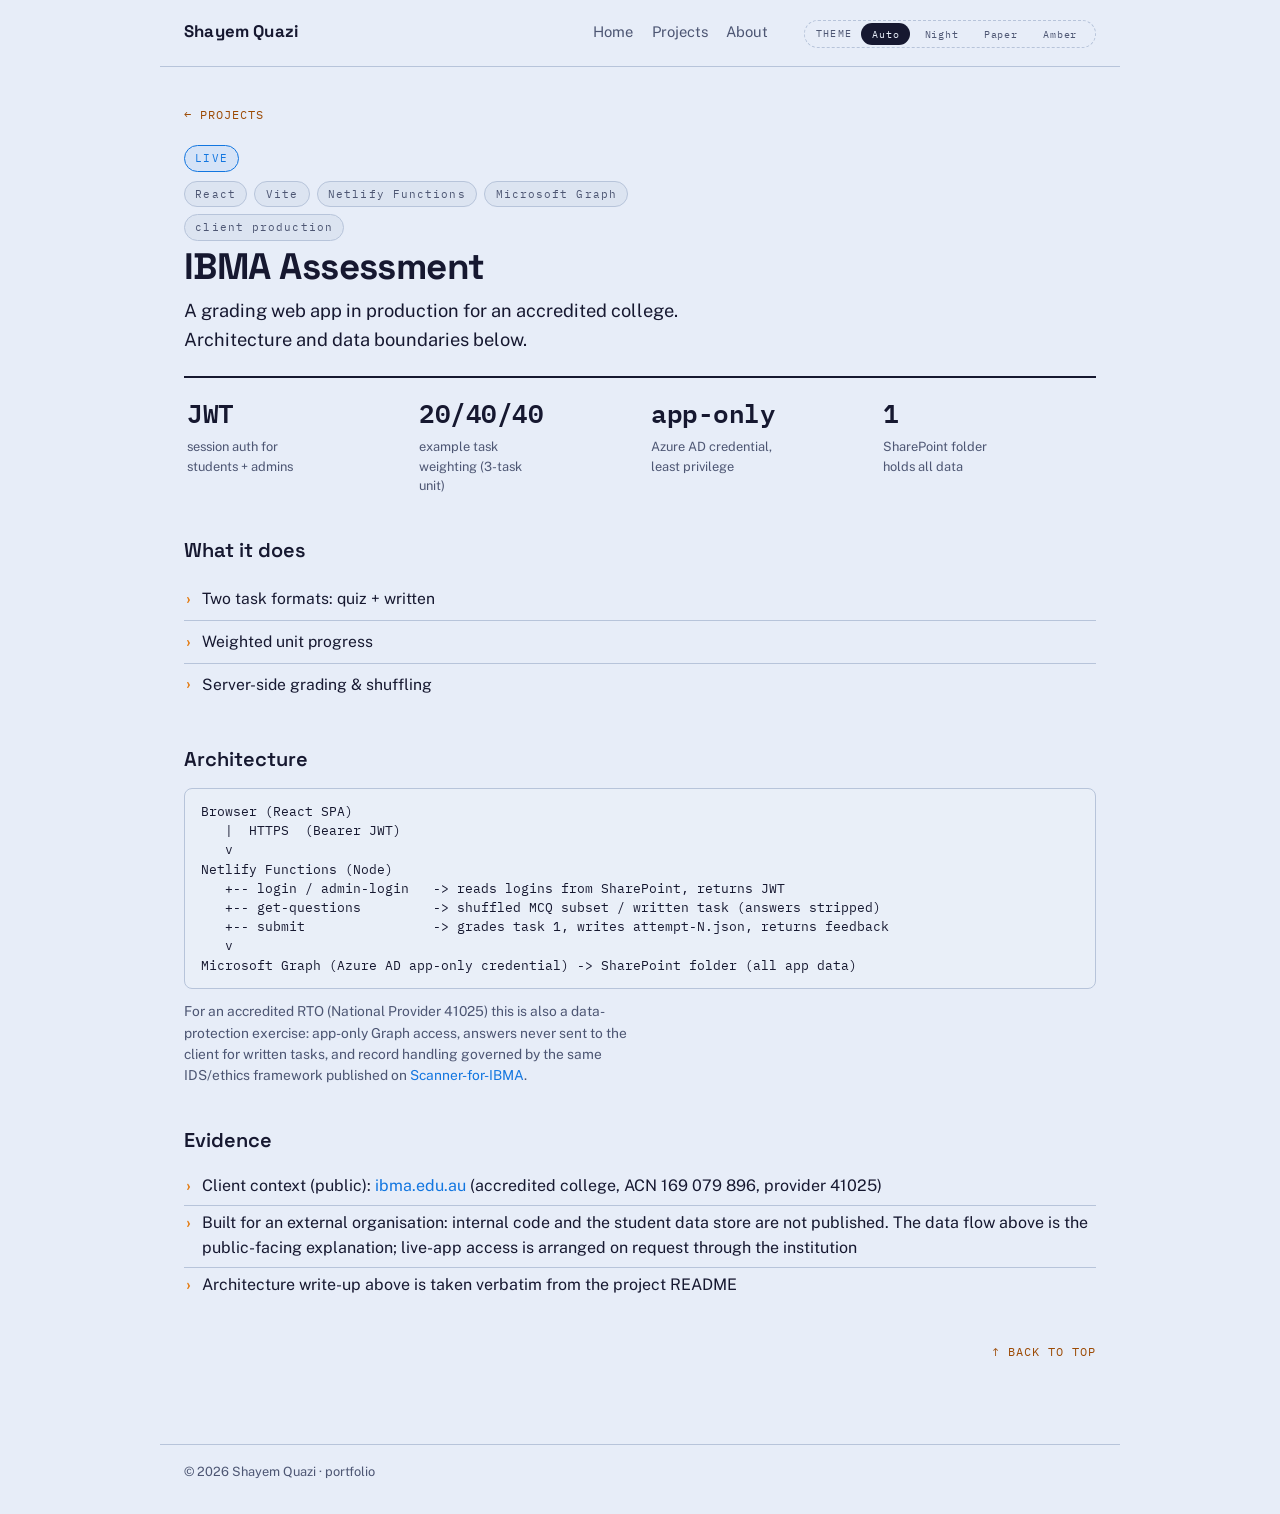
<file: projects/ibma-assessment.html>
<!DOCTYPE html>
<html lang="en">
<head>
<meta charset="utf-8">
<meta name="viewport" content="width=device-width, initial-scale=1">
<title>ibma-assessment</title>
<link rel="preconnect" href="https://fonts.googleapis.com">
<link rel="preconnect" href="https://fonts.gstatic.com" crossorigin>
<link href="https://fonts.googleapis.com/css2?family=IBM+Plex+Mono:wght@400;600&family=Public+Sans:wght@400;500;700&family=Space+Grotesk:wght@500;600;700&display=swap" rel="stylesheet">
<link rel="icon" type="image/svg+xml" href="../assets/img/favicon.svg">
<link rel="stylesheet" href="../assets/css/site.css">
<script src="../assets/js/theme.js"></script>
</head>
<body>
<header class="site-head">
  <a class="brand" href="../index.html">Shayem Quazi</a>
  <nav>
    <a href="../index.html">Home</a>
<a href="index.html">Projects</a>
    <a href="../about.html">About</a>
  </nav>
</header>

<main id="top">
  <p class="navback"><a href="index.html">← Projects</a></p>
  <p class="eyebrow"><span class="status live">live</span></p>
  <p class="stacktags"><span class="tag">React</span><span class="tag">Vite</span><span class="tag">Netlify Functions</span><span class="tag">Microsoft Graph</span><span class="tag">client production</span></p>
  <h1>IBMA Assessment</h1>
  <p class="claim">A grading web app in production for an accredited college. Architecture and data boundaries below.</p>

  <div class="bench">
    <div class="m"><span class="n">JWT</span><span class="l">session auth for students + admins</span></div>
    <div class="m"><span class="n">20/40/40</span><span class="l">example task weighting (3-task unit)</span></div>
    <div class="m"><span class="n">app-only</span><span class="l">Azure AD credential, least privilege</span></div>
    <div class="m"><span class="n">1</span><span class="l">SharePoint folder holds all data</span></div>
  </div>

  <section>
    <h2>What it does</h2>
    <div class="feat-list">
      <details class="feat"><summary>Two task formats: quiz + written</summary><p class="body">Multiple-choice quizzes (task 1) plus written tasks with long/short answers, editable tables and optional file uploads (tasks 2+).</p></details>
      <details class="feat"><summary>Weighted unit progress</summary><p class="body">Unit progress is a weighted blend across tasks (task 1 = <code>1/(2n−1)</code>, each later task = <code>2/(2n−1)</code>).</p></details>
      <details class="feat"><summary>Server-side grading &amp; shuffling</summary><p class="body">Grading and question shuffling (15-question subsets) happen server-side; saved-state and lock handling per attempt.</p></details>
    </div>
  </section>

  <section>
    <h2>Architecture</h2>
    <pre class="arch">Browser (React SPA)
   |  HTTPS  (Bearer JWT)
   v
Netlify Functions (Node)
   +-- login / admin-login   -> reads logins from SharePoint, returns JWT
   +-- get-questions         -> shuffled MCQ subset / written task (answers stripped)
   +-- submit                -> grades task 1, writes attempt-N.json, returns feedback
   v
Microsoft Graph (Azure AD app-only credential) -> SharePoint folder (all app data)</pre>
    <p class="small">For an accredited RTO (National Provider 41025) this is also a data-protection exercise: app-only Graph access, answers never sent to the client for written tasks, and record handling governed by the same IDS/ethics framework published on <a href="scanner-for-ibma.html">Scanner-for-IBMA</a>.</p>
  </section>


  <section>
    <h2>Evidence</h2>
    <ul class="feat">
      <li>Client context (public): <a href="https://ibma.edu.au">ibma.edu.au</a> (accredited college, ACN 169 079 896, provider 41025)</li>
      <li>Built for an external organisation: internal code and the student data store are not published. The data flow above is the public-facing explanation; live-app access is arranged on request through the institution</li>
      <li>Architecture write-up above is taken verbatim from the project README</li>
    </ul>
  </section>
  <p class="totop"><a href="#top">↑ Back to top</a></p>
</main>

<footer class="site-foot">© 2026 Shayem Quazi · portfolio</footer>
</body>
</html>
</file>
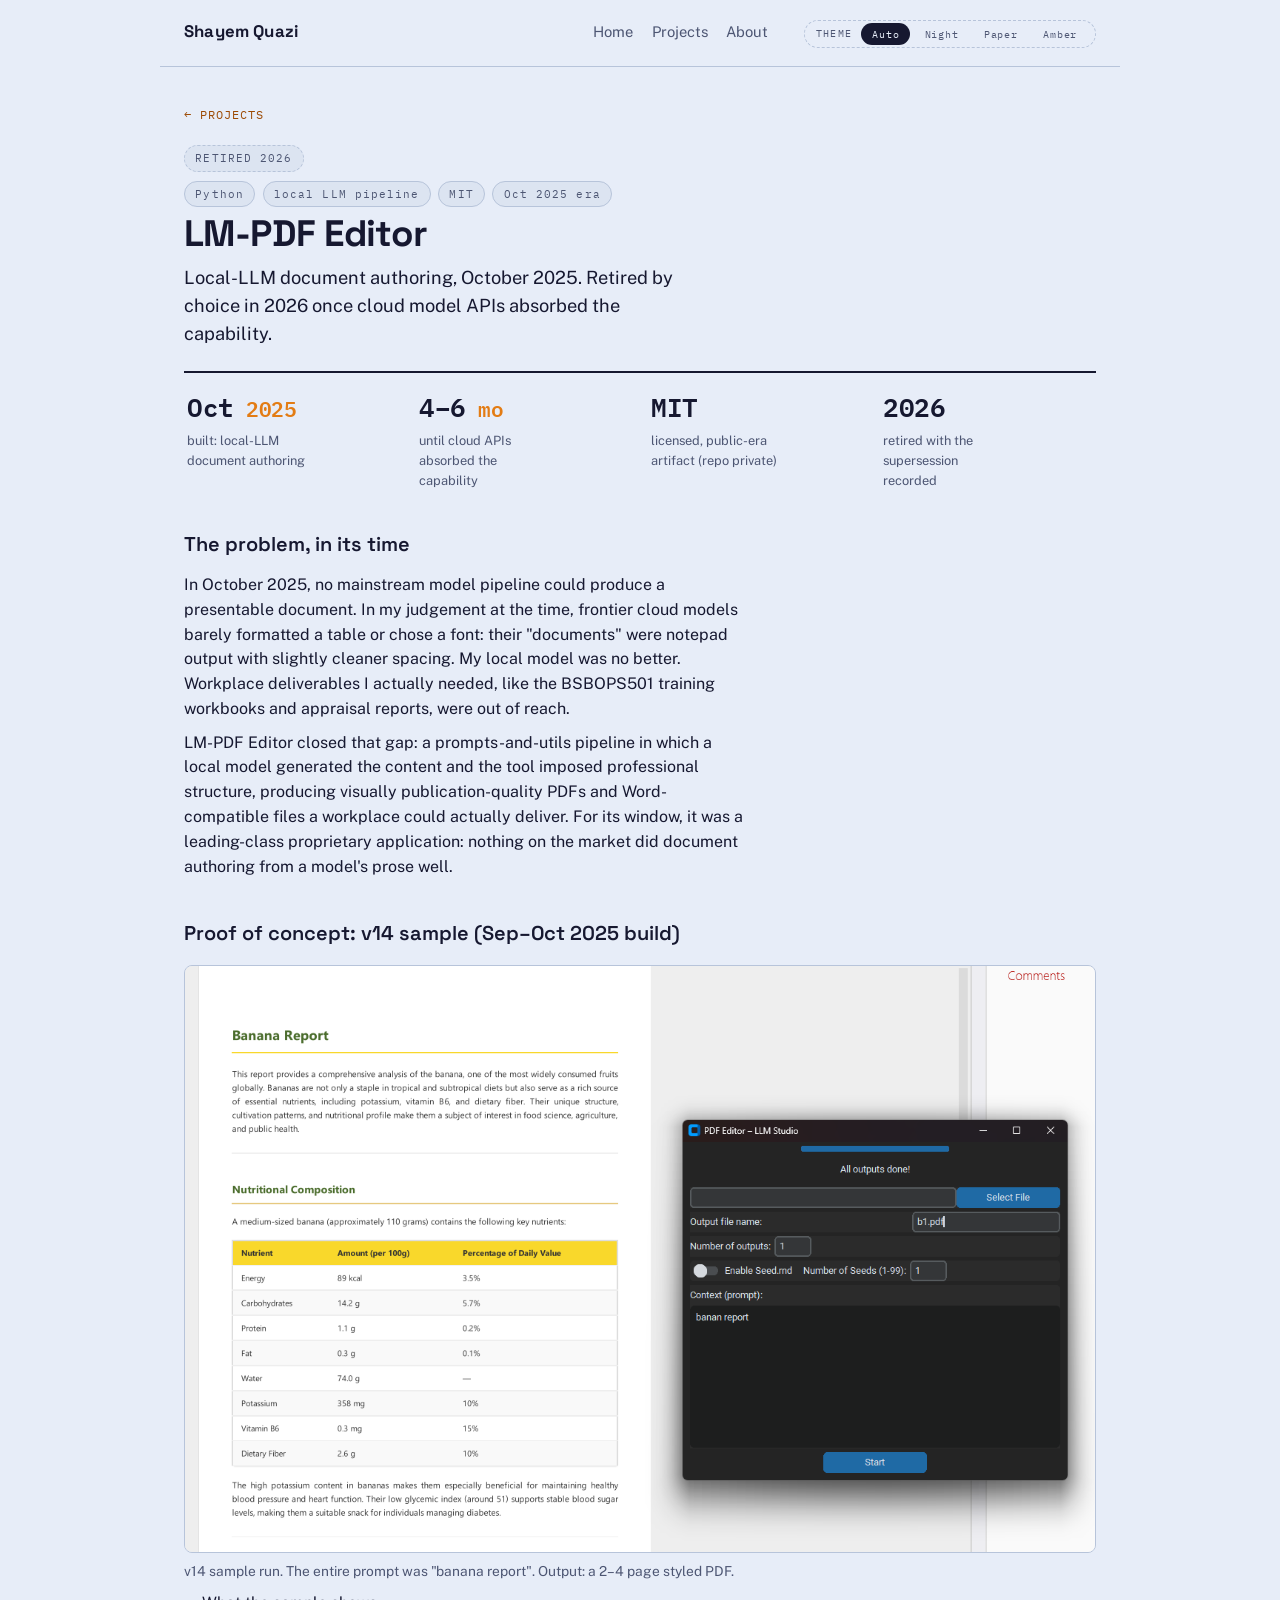
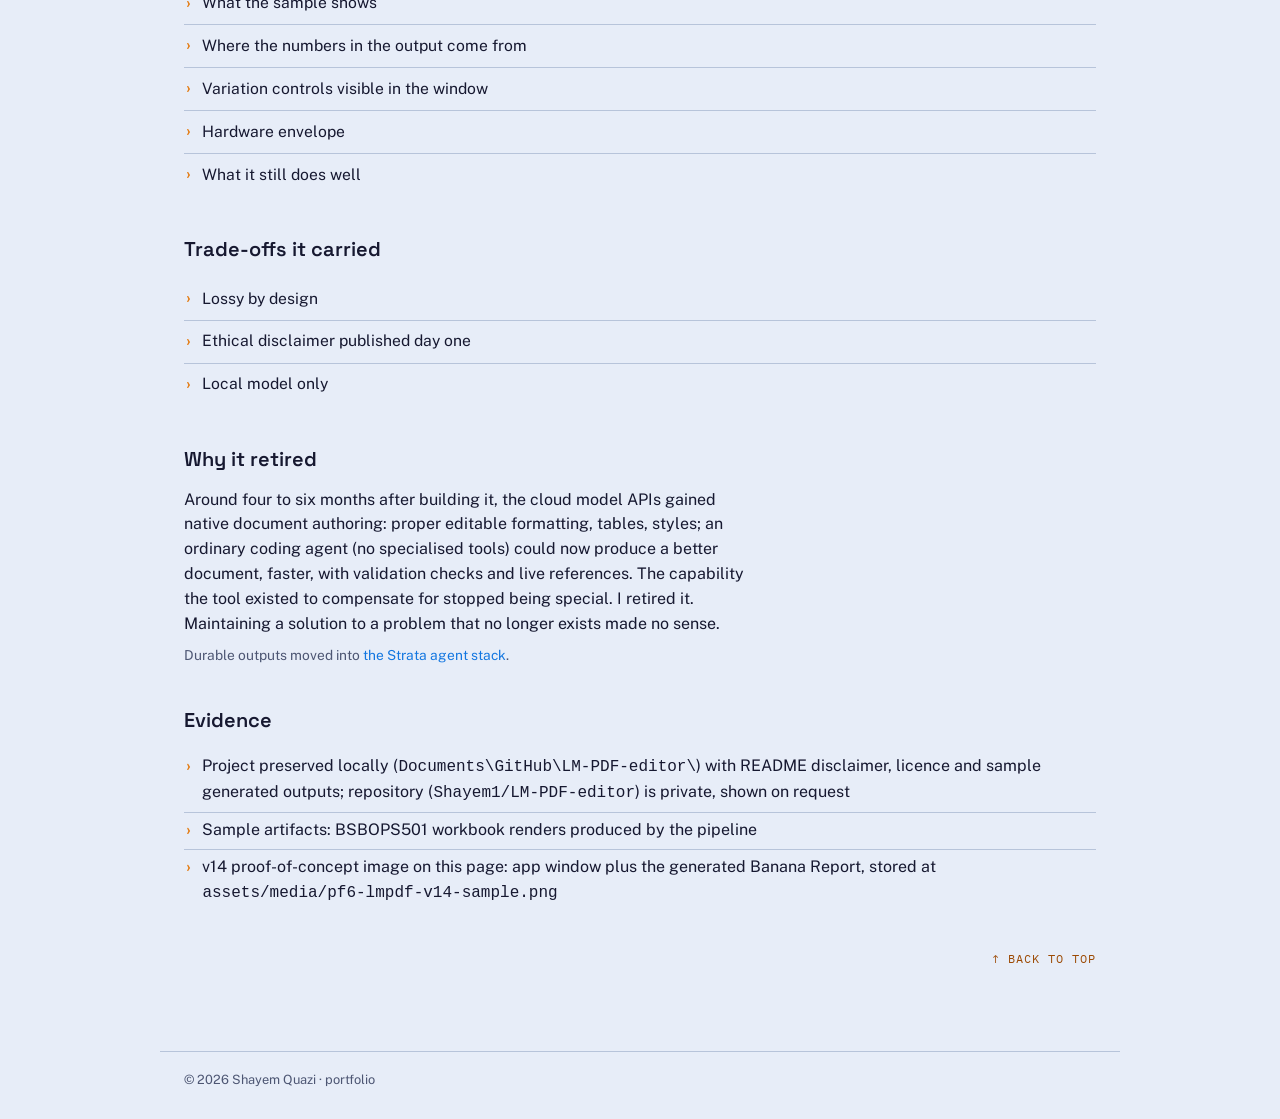
<file: projects/lm-pdf-editor.html>
<!DOCTYPE html>
<html lang="en">
<head>
<meta charset="utf-8">
<meta name="viewport" content="width=device-width, initial-scale=1">
<title>lm-pdf-editor</title>
<link rel="preconnect" href="https://fonts.googleapis.com">
<link rel="preconnect" href="https://fonts.gstatic.com" crossorigin>
<link href="https://fonts.googleapis.com/css2?family=IBM+Plex+Mono:wght@400;600&family=Public+Sans:wght@400;500;700&family=Space+Grotesk:wght@500;600;700&display=swap" rel="stylesheet">
<link rel="icon" type="image/svg+xml" href="../assets/img/favicon.svg">
<link rel="stylesheet" href="../assets/css/site.css">
<script src="../assets/js/theme.js"></script>
</head>
<body>
<header class="site-head">
  <a class="brand" href="../index.html">Shayem Quazi</a>
  <nav>
    <a href="../index.html">Home</a>
<a href="index.html">Projects</a>
    <a href="../about.html">About</a>
  </nav>
</header>

<main id="top">
  <p class="navback"><a href="index.html">← Projects</a></p>
  <p class="eyebrow"><span class="status retired">retired 2026</span></p>
  <p class="stacktags"><span class="tag">Python</span><span class="tag">local LLM pipeline</span><span class="tag">MIT</span><span class="tag">Oct 2025 era</span></p>
  <h1>LM-PDF Editor</h1>
  <p class="claim">Local-LLM document authoring, October 2025. Retired by choice in 2026 once cloud model APIs absorbed the capability.</p>

  <div class="bench">
    <div class="m"><span class="n">Oct<small> 2025</small></span><span class="l">built: local-LLM document authoring</span></div>
    <div class="m"><span class="n">4–6<small> mo</small></span><span class="l">until cloud APIs absorbed the capability</span></div>
    <div class="m"><span class="n">MIT</span><span class="l">licensed, public-era artifact (repo private)</span></div>
    <div class="m"><span class="n">2026</span><span class="l">retired with the supersession recorded</span></div>
  </div>

  <section>
    <h2>The problem, in its time</h2>
    <p>In October 2025, no mainstream model pipeline could produce a presentable document. In my judgement at the time, frontier cloud models barely formatted a table or chose a font: their "documents" were notepad output with slightly cleaner spacing. My local model was no better. Workplace deliverables I actually needed, like the BSBOPS501 training workbooks and appraisal reports, were out of reach.</p>
    <p>LM-PDF Editor closed that gap: a prompts-and-utils pipeline in which a local model generated the content and the tool imposed professional structure, producing visually publication-quality PDFs and Word-compatible files a workplace could actually deliver. For its window, it was a leading-class proprietary application: nothing on the market did document authoring from a model's prose well.</p>
  </section>

  <section>
    <h2>Proof of concept: v14 sample (Sep–Oct 2025 build)</h2>
    <figure style="margin:1rem 0 0;">
      <img src="../assets/media/pf6-lmpdf-v14-sample.png" alt="LM-PDF Editor v14 window beside the generated Banana Report PDF. The app shows output file name b1.pdf, Number of outputs 1, the Enable Seed.md toggle with Number of Seeds (1-99) set to 1, the context prompt banana report, a Start button and an All outputs done progress bar. The report page shows styled headings with colored rules and a two-column nutrient table with a styled header band." style="max-width:100%;border:1px solid var(--rule);border-radius:8px;">
      <figcaption class="small">v14 sample run. The entire prompt was "banana report". Output: a 2–4 page styled PDF.</figcaption>
    </figure>
    <div class="feat-list">
      <details class="feat"><summary>What the sample shows</summary><p class="body">From the three-word prompt "banana report", the v14 pipeline produced a fully formatted PDF: section headings with colored rules, a two-column table with a styled header band, aligned numeric rows and body prose, driven by a 4-billion-parameter non-reasoning model. At the time, frontier cloud models could barely style a table or a font at all.</p></details>
      <details class="feat"><summary>Where the numbers in the output come from</summary><p class="body">The table values come from the model's training data. Nothing in the run validated them. The README disclaimer quoted in the section below states the operating rule: output is AI-generated and may not be accurate or verifiable.</p></details>
      <details class="feat"><summary>Variation controls visible in the window</summary><p class="body">Number of outputs sets how many files one Start click produces, with no fixed cap on total runs. Enable Seed.md attaches per-output seed material, and Number of Seeds (1–99) selects how many seeded variations the user prompts through, so each output varies. Batches route round-robin across the configured backends, batch by batch.</p></details>
      <details class="feat"><summary>Hardware envelope</summary><p class="body">This 2–4 page report renders in a few seconds on an RX 6800 XT. A 4B model also fits a 4 GB card, at 3–6× slower. That envelope is what makes bulk runs on ordinary hardware practical.</p></details>
      <details class="feat"><summary>What it still does well</summary><p class="body">The pipeline remains an efficient generator of large volumes of test data: many document variations from short prompts, locally, with batching and seeded variation controlled from the UI.</p></details>
    </div>
  </section>

  <section>
    <h2>Trade-offs it carried</h2>
    <div class="feat-list">
      <details class="feat"><summary>Lossy by design</summary><p class="body">The formatted files looked good but were hard to edit afterwards, because the formatting lived inside the file. In 2025 that trade bought visual quality no other pipeline could produce; by 2026 it stopped being worth paying.</p></details>
      <details class="feat"><summary>Ethical disclaimer published day one</summary><p class="body">In the README from the first commit: <em>"The output is AI-generated and may not be accurate or verifiable. Users are responsible for the ethical and legal use of generated content. Do not use this tool to create fake documents, impersonate individuals, or deceive others."</em></p></details>
      <details class="feat"><summary>Local model only</summary><p class="body">It ran entirely on a local model; workplace documents never left the machine.</p></details>
    </div>
  </section>

  <section>
    <h2>Why it retired</h2>
    <p>Around four to six months after building it, the cloud model APIs gained native document authoring: proper editable formatting, tables, styles; an ordinary coding agent (no specialised tools) could now produce a better document, faster, with validation checks and live references. The capability the tool existed to compensate for stopped being special. I retired it. Maintaining a solution to a problem that no longer exists made no sense.</p>
    <p class="small">Durable outputs moved into <a href="strata-agent-stack.html">the Strata agent stack</a>.</p>
  </section>


  <section>
    <h2>Evidence</h2>
    <ul class="feat">
      <li>Project preserved locally (<code>Documents\GitHub\LM-PDF-editor\</code>) with README disclaimer, licence and sample generated outputs; repository (<code>Shayem1/LM-PDF-editor</code>) is private, shown on request</li>
      <li>Sample artifacts: BSBOPS501 workbook renders produced by the pipeline</li>
      <li>v14 proof-of-concept image on this page: app window plus the generated Banana Report, stored at <code>assets/media/pf6-lmpdf-v14-sample.png</code></li>
    </ul>
  </section>
  <p class="totop"><a href="#top">↑ Back to top</a></p>
</main>

<footer class="site-foot">© 2026 Shayem Quazi · portfolio</footer>
</body>
</html>
</file>
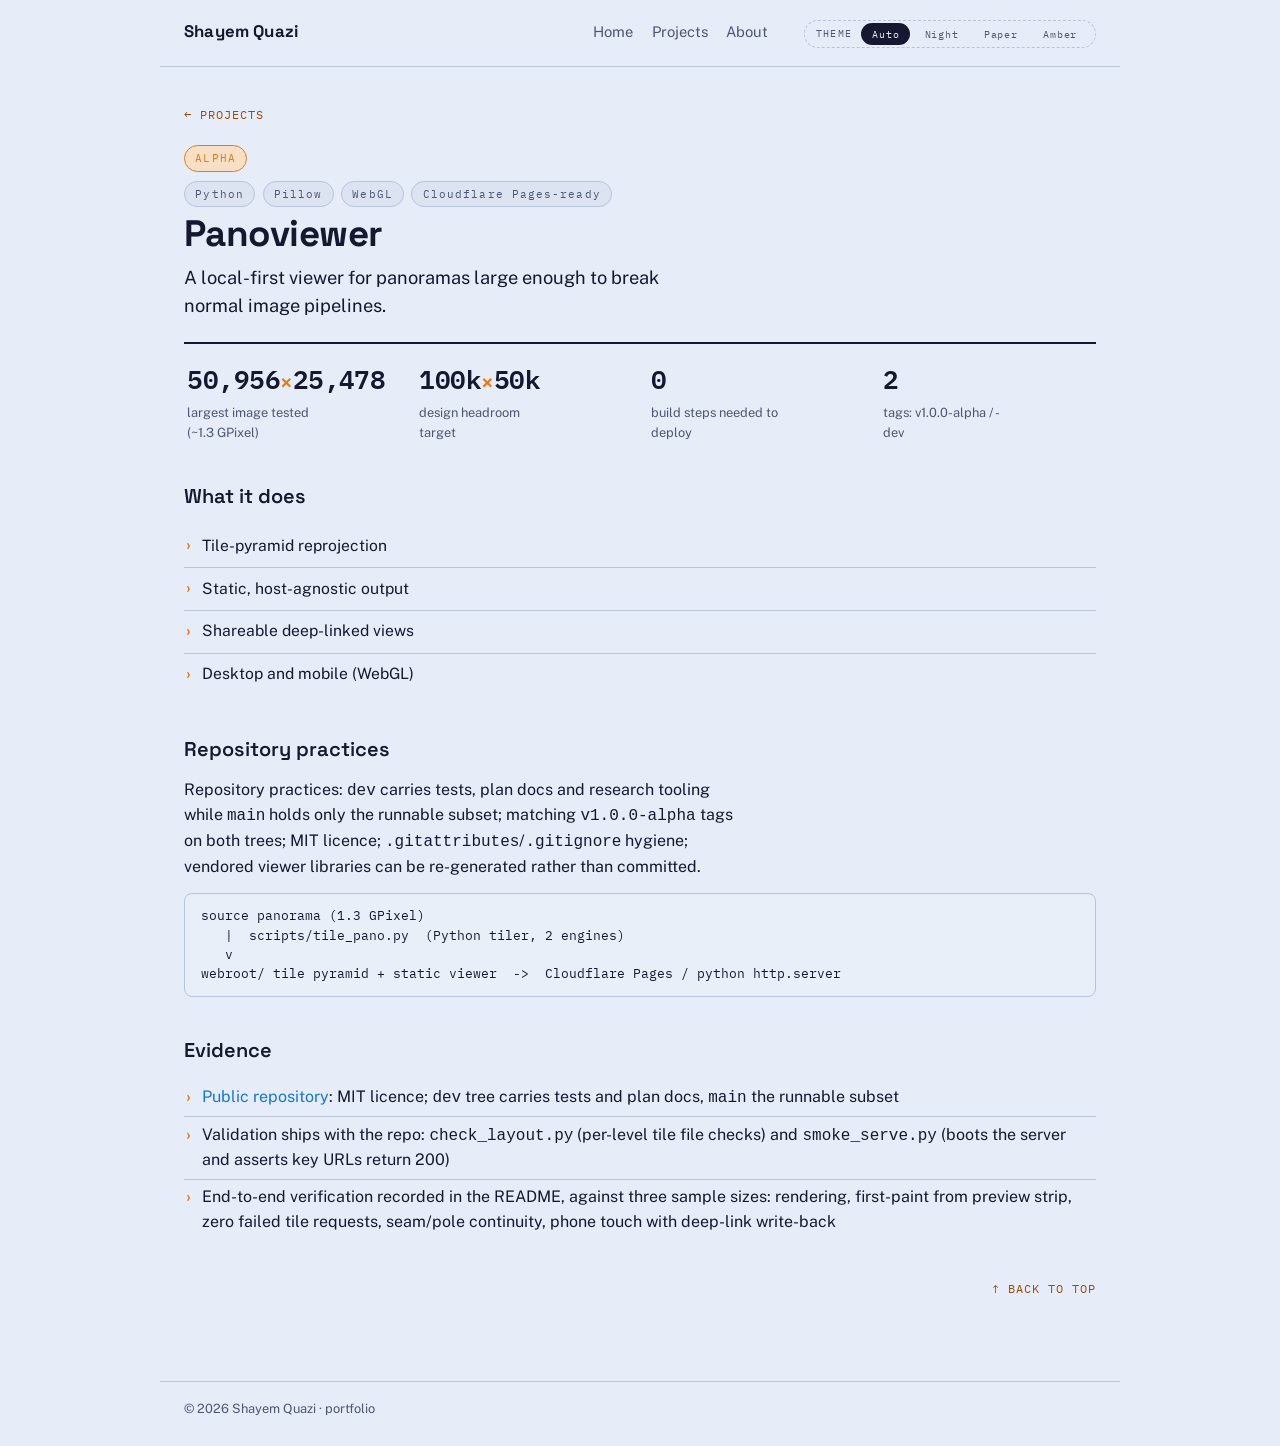
<file: projects/panoviewer.html>
<!DOCTYPE html>
<html lang="en">
<head>
<meta charset="utf-8">
<meta name="viewport" content="width=device-width, initial-scale=1">
<title>panoviewer</title>
<link rel="preconnect" href="https://fonts.googleapis.com">
<link rel="preconnect" href="https://fonts.gstatic.com" crossorigin>
<link href="https://fonts.googleapis.com/css2?family=IBM+Plex+Mono:wght@400;600&family=Public+Sans:wght@400;500;700&family=Space+Grotesk:wght@500;600;700&display=swap" rel="stylesheet">
<link rel="icon" type="image/svg+xml" href="../assets/img/favicon.svg">
<link rel="stylesheet" href="../assets/css/site.css">
<script src="../assets/js/theme.js"></script>
</head>
<body>
<header class="site-head">
  <a class="brand" href="../index.html">Shayem Quazi</a>
  <nav>
    <a href="../index.html">Home</a>
<a href="index.html">Projects</a>
    <a href="../about.html">About</a>
  </nav>
</header>

<main id="top">
  <p class="navback"><a href="index.html">← Projects</a></p>
  <p class="eyebrow"><span class="status alpha">alpha</span></p>
  <p class="stacktags"><span class="tag">Python</span><span class="tag">Pillow</span><span class="tag">WebGL</span><span class="tag">Cloudflare Pages-ready</span></p>
  <h1>Panoviewer</h1>
  <p class="claim">A local-first viewer for panoramas large enough to break normal image pipelines.</p>

  <div class="bench">
    <div class="m"><span class="n">50,956<small>×</small>25,478</span><span class="l">largest image tested (~1.3 GPixel)</span></div>
    <div class="m"><span class="n">100k<small>×</small>50k</span><span class="l">design headroom target</span></div>
    <div class="m"><span class="n">0</span><span class="l">build steps needed to deploy</span></div>
    <div class="m"><span class="n">2</span><span class="l">tags: v1.0.0-alpha / -dev</span></div>
  </div>

  <section>
    <h2>What it does</h2>
    <div class="feat-list">
      <details class="feat"><summary>Tile-pyramid reprojection</summary><p class="body">Reprojects a giant equirectangular photo into a cube-face tile pyramid (pure Pillow engine; optional fast Hugin/nona engine) so browsers stream only what is visible.</p></details>
      <details class="feat"><summary>Static, host-agnostic output</summary><p class="body">Static output under <code>webroot/</code>: deployable to Cloudflare Pages or any static host as-is, no build step.</p></details>
      <details class="feat"><summary>Shareable deep-linked views</summary><p class="body">Every view is a shareable deep link: yaw/pitch/fov live in the address bar.</p></details>
      <details class="feat"><summary>Desktop and mobile (WebGL)</summary><p class="body">Works on desktop and phones.</p></details>
    </div>
  </section>

  <section>
    <h2>Repository practices</h2>
    <p>Repository practices: <code>dev</code> carries tests, plan docs and research tooling while <code>main</code> holds only the runnable subset; matching <code>v1.0.0-alpha</code> tags on both trees; MIT licence; <code>.gitattributes</code>/<code>.gitignore</code> hygiene; vendored viewer libraries can be re-generated rather than committed.</p>
    <pre class="arch">source panorama (1.3 GPixel)
   |  scripts/tile_pano.py  (Python tiler, 2 engines)
   v
webroot/ tile pyramid + static viewer  ->  Cloudflare Pages / python http.server</pre>
  </section>


  <section>
    <h2>Evidence</h2>
    <ul class="feat">
      <li><a href="https://github.com/Shayem1/Panorama_Viewer_2026">Public repository</a>: MIT licence; <code>dev</code> tree carries tests and plan docs, <code>main</code> the runnable subset</li>
      <li>Validation ships with the repo: <code>check_layout.py</code> (per-level tile file checks) and <code>smoke_serve.py</code> (boots the server and asserts key URLs return 200)</li>
      <li>End-to-end verification recorded in the README, against three sample sizes: rendering, first-paint from preview strip, zero failed tile requests, seam/pole continuity, phone touch with deep-link write-back</li>
    </ul>
  </section>
  <p class="totop"><a href="#top">↑ Back to top</a></p>
</main>

<footer class="site-foot">© 2026 Shayem Quazi · portfolio</footer>
</body>
</html>
</file>
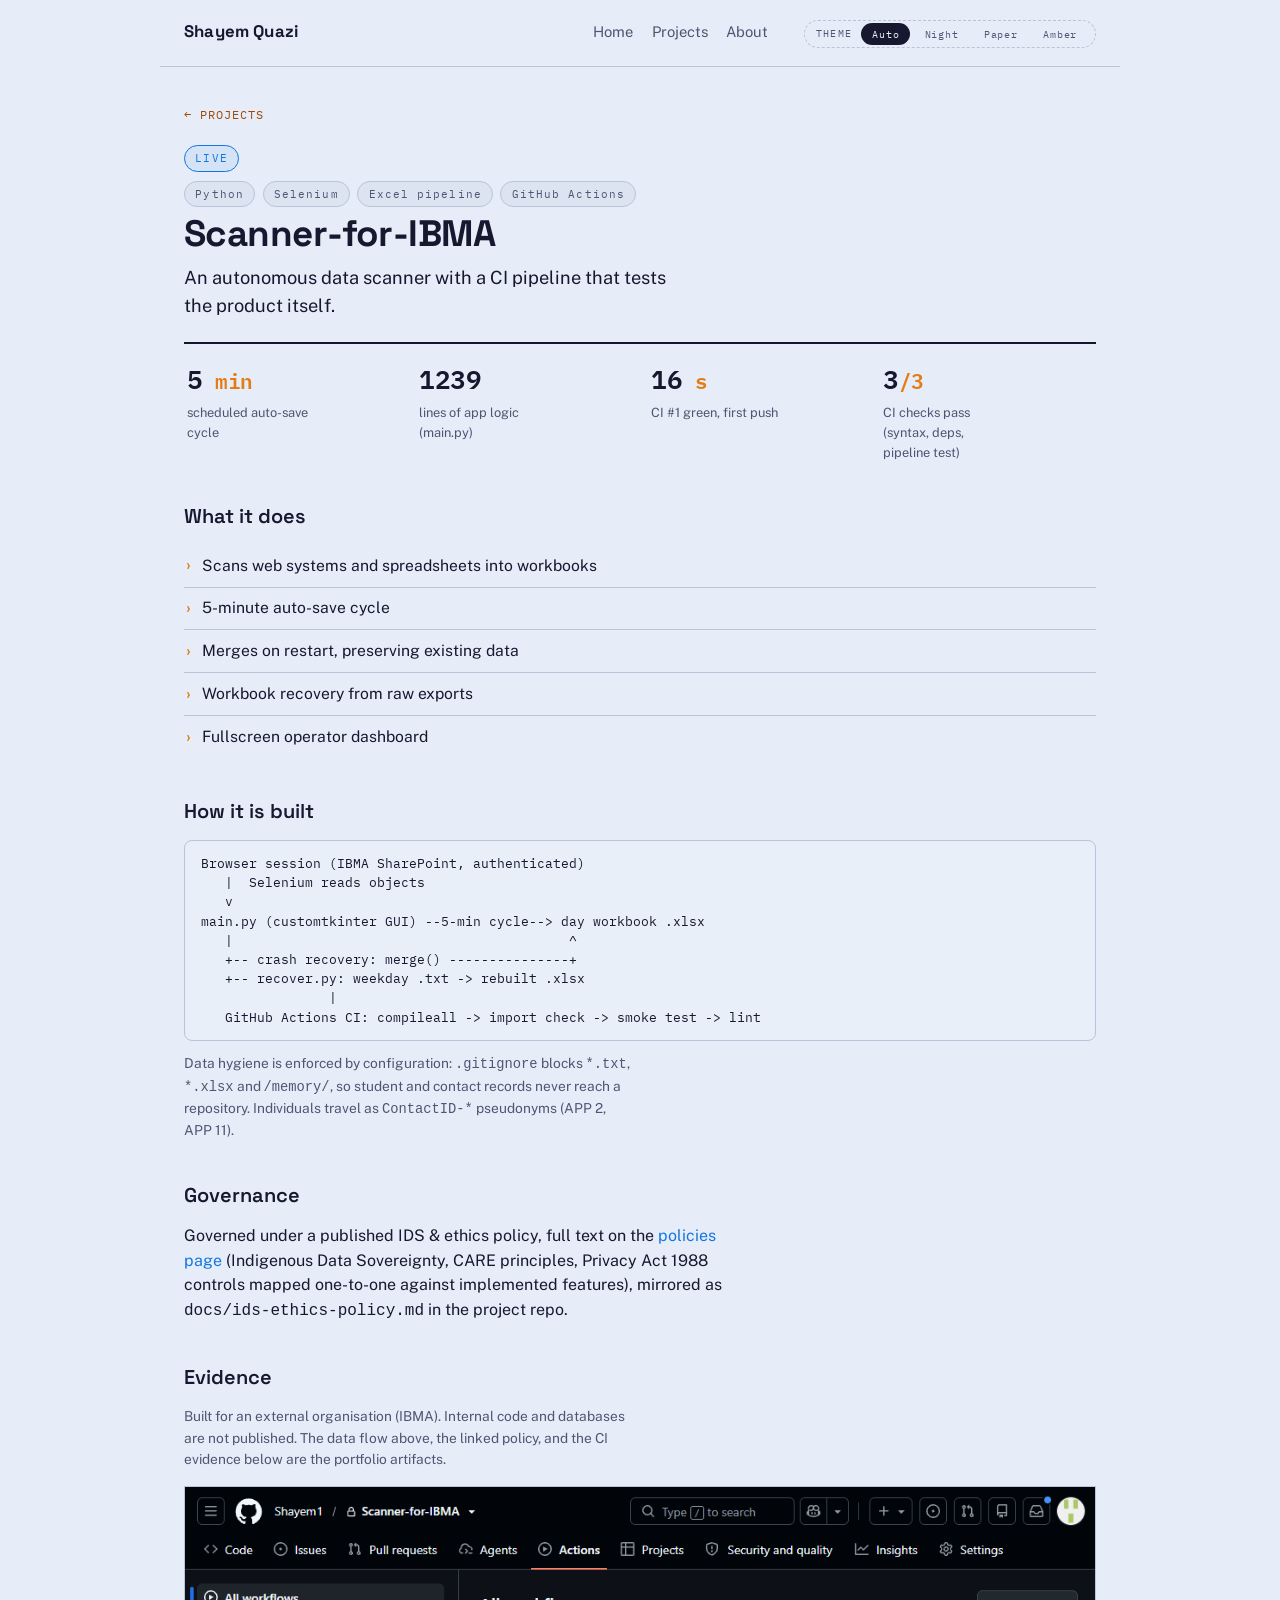
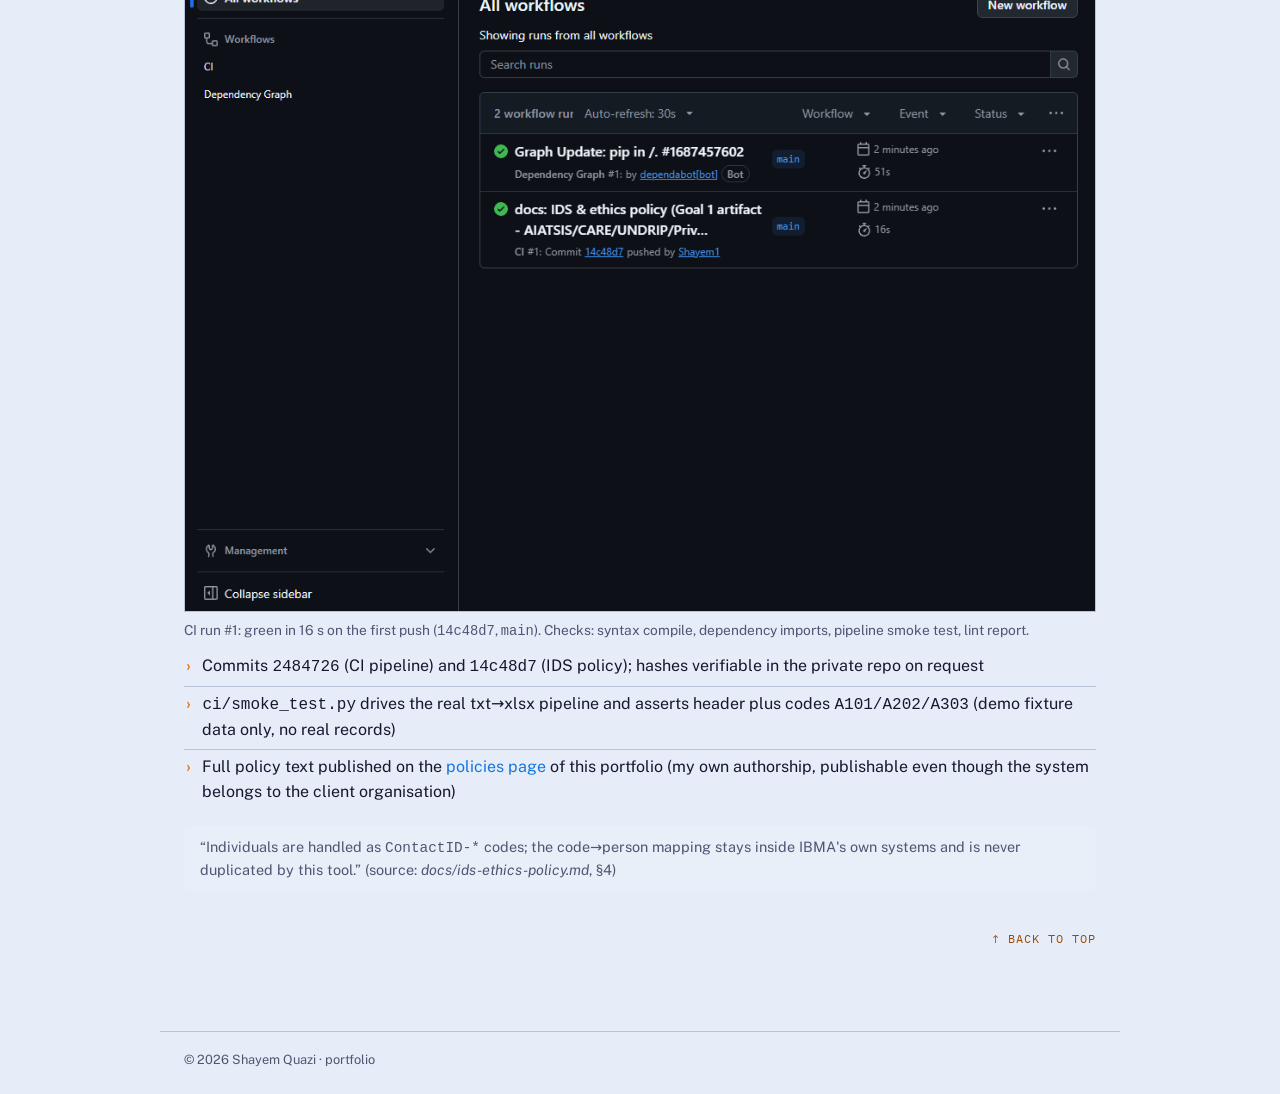
<file: projects/scanner-for-ibma.html>
<!DOCTYPE html>
<html lang="en">
<head>
<meta charset="utf-8">
<meta name="viewport" content="width=device-width, initial-scale=1">
<title>scanner-for-ibma</title>
<link rel="preconnect" href="https://fonts.googleapis.com">
<link rel="preconnect" href="https://fonts.gstatic.com" crossorigin>
<link href="https://fonts.googleapis.com/css2?family=IBM+Plex+Mono:wght@400;600&family=Public+Sans:wght@400;500;700&family=Space+Grotesk:wght@500;600;700&display=swap" rel="stylesheet">
<link rel="icon" type="image/svg+xml" href="../assets/img/favicon.svg">
<link rel="stylesheet" href="../assets/css/site.css">
<script src="../assets/js/theme.js"></script>
</head>
<body>
<header class="site-head">
  <a class="brand" href="../index.html">Shayem Quazi</a>
  <nav>
    <a href="../index.html">Home</a>
<a href="index.html">Projects</a>
    <a href="../about.html">About</a>
  </nav>
</header>

<main id="top">
  <p class="navback"><a href="index.html">← Projects</a></p>
  <p class="eyebrow"><span class="status live">live</span></p>
  <p class="stacktags"><span class="tag">Python</span><span class="tag">Selenium</span><span class="tag">Excel pipeline</span><span class="tag">GitHub Actions</span></p>
  <h1>Scanner-for-IBMA</h1>
  <p class="claim">An autonomous data scanner with a CI pipeline that tests the product itself.</p>

  <div class="bench">
    <div class="m"><span class="n">5<small> min</small></span><span class="l">scheduled auto-save cycle</span></div>
    <div class="m"><span class="n">1239</span><span class="l">lines of app logic (main.py)</span></div>
    <div class="m"><span class="n">16<small> s</small></span><span class="l">CI #1 green, first push</span></div>
    <div class="m"><span class="n">3<small>/3</small></span><span class="l">CI checks pass (syntax, deps, pipeline test)</span></div>
  </div>

  <section>
    <h2>What it does</h2>
    <div class="feat-list">
      <details class="feat"><summary>Scans web systems and spreadsheets into workbooks</summary><p class="body">Contact and attendance data from spreadsheets and authenticated web systems becomes day-keyed, ID-indexed workbooks (e.g. <span class="small">Friday 14-08-2026.xlsx</span>).</p></details>
      <details class="feat"><summary>5-minute auto-save cycle</summary><p class="body">Re-saves on a fixed 5-minute cycle, so the workbook is a live register.</p></details>
      <details class="feat"><summary>Merges on restart, preserving existing data</summary><p class="body">On restart the pipeline merges into the existing workbook; rows written before a crash survive, and a crashed session can be re-run without rebuilding from scratch.</p></details>
      <details class="feat"><summary>Workbook recovery from raw exports</summary><p class="body"><code>recover.py</code> rebuilds any workbook from its weekday text exports; verified end-to-end by the CI smoke test.</p></details>
      <details class="feat"><summary>Fullscreen operator dashboard</summary><p class="body">Runs fullscreen with live ID entry.</p></details>
    </div>
  </section>

  <section>
    <h2>How it is built</h2>
    <pre class="arch">Browser session (IBMA SharePoint, authenticated)
   |  Selenium reads objects
   v
main.py (customtkinter GUI) --5-min cycle--> day workbook .xlsx
   |                                          ^
   +-- crash recovery: merge() ---------------+
   +-- recover.py: weekday .txt -> rebuilt .xlsx
                |
   GitHub Actions CI: compileall -> import check -> smoke test -> lint</pre>
    <p class="small">Data hygiene is enforced by configuration: <code>.gitignore</code> blocks <code>*.txt</code>, <code>*.xlsx</code> and <code>/memory/</code>, so student and contact records never reach a repository. Individuals travel as <code>ContactID-*</code> pseudonyms (APP 2, APP 11).</p>
  </section>

  <section>
    <h2>Governance</h2>
    <p>Governed under a published IDS &amp; ethics policy, full text on the <a href="../policies.html">policies page</a> (Indigenous Data Sovereignty, CARE principles, Privacy Act 1988 controls mapped one-to-one against implemented features), mirrored as <code>docs/ids-ethics-policy.md</code> in the project repo.</p>
  </section>


  <section>
    <h2>Evidence</h2>
    <p class="small">Built for an external organisation (IBMA). Internal code and databases are not published. The data flow above, the linked policy, and the CI evidence below are the portfolio artifacts.</p>
    <figure style="margin:1rem 0 0;">
      <img src="../assets/media/ci-proof.png" alt="GitHub Actions page for Scanner-for-IBMA showing CI run #1 green in 16 seconds on commit 14c48d7 (pushed by Shayem1) on the main branch, plus a green Dependabot dependency-graph update" style="max-width:100%;border:1px solid var(--rule);">
      <figcaption class="small">CI run #1: green in 16 s on the first push (<code>14c48d7</code>, <code>main</code>). Checks: syntax compile, dependency imports, pipeline smoke test, lint report.</figcaption>
    </figure>
    <ul class="feat">
      <li>Commits <code>2484726</code> (CI pipeline) and <code>14c48d7</code> (IDS policy); hashes verifiable in the private repo on request</li>
      <li><code>ci/smoke_test.py</code> drives the real txt→xlsx pipeline and asserts header plus codes <code>A101/A202/A303</code> (demo fixture data only, no real records)</li>
      <li>Full policy text published on the <a href="../policies.html">policies page</a> of this portfolio (my own authorship, publishable even though the system belongs to the client organisation)</li>
    </ul>
    <blockquote style="margin:1rem 0 0; padding:.6rem 1rem; font-size:.9rem; color:var(--ink-2); background:var(--code-bg); border-radius:8px;">
      “Individuals are handled as <code>ContactID-*</code> codes; the code→person mapping stays inside IBMA's own systems and is never duplicated by this tool.” (source: <em>docs/ids-ethics-policy.md</em>, §4)
    </blockquote>
  </section>
  <p class="totop"><a href="#top">↑ Back to top</a></p>
</main>

<footer class="site-foot">© 2026 Shayem Quazi · portfolio</footer>
</body>
</html>
</file>
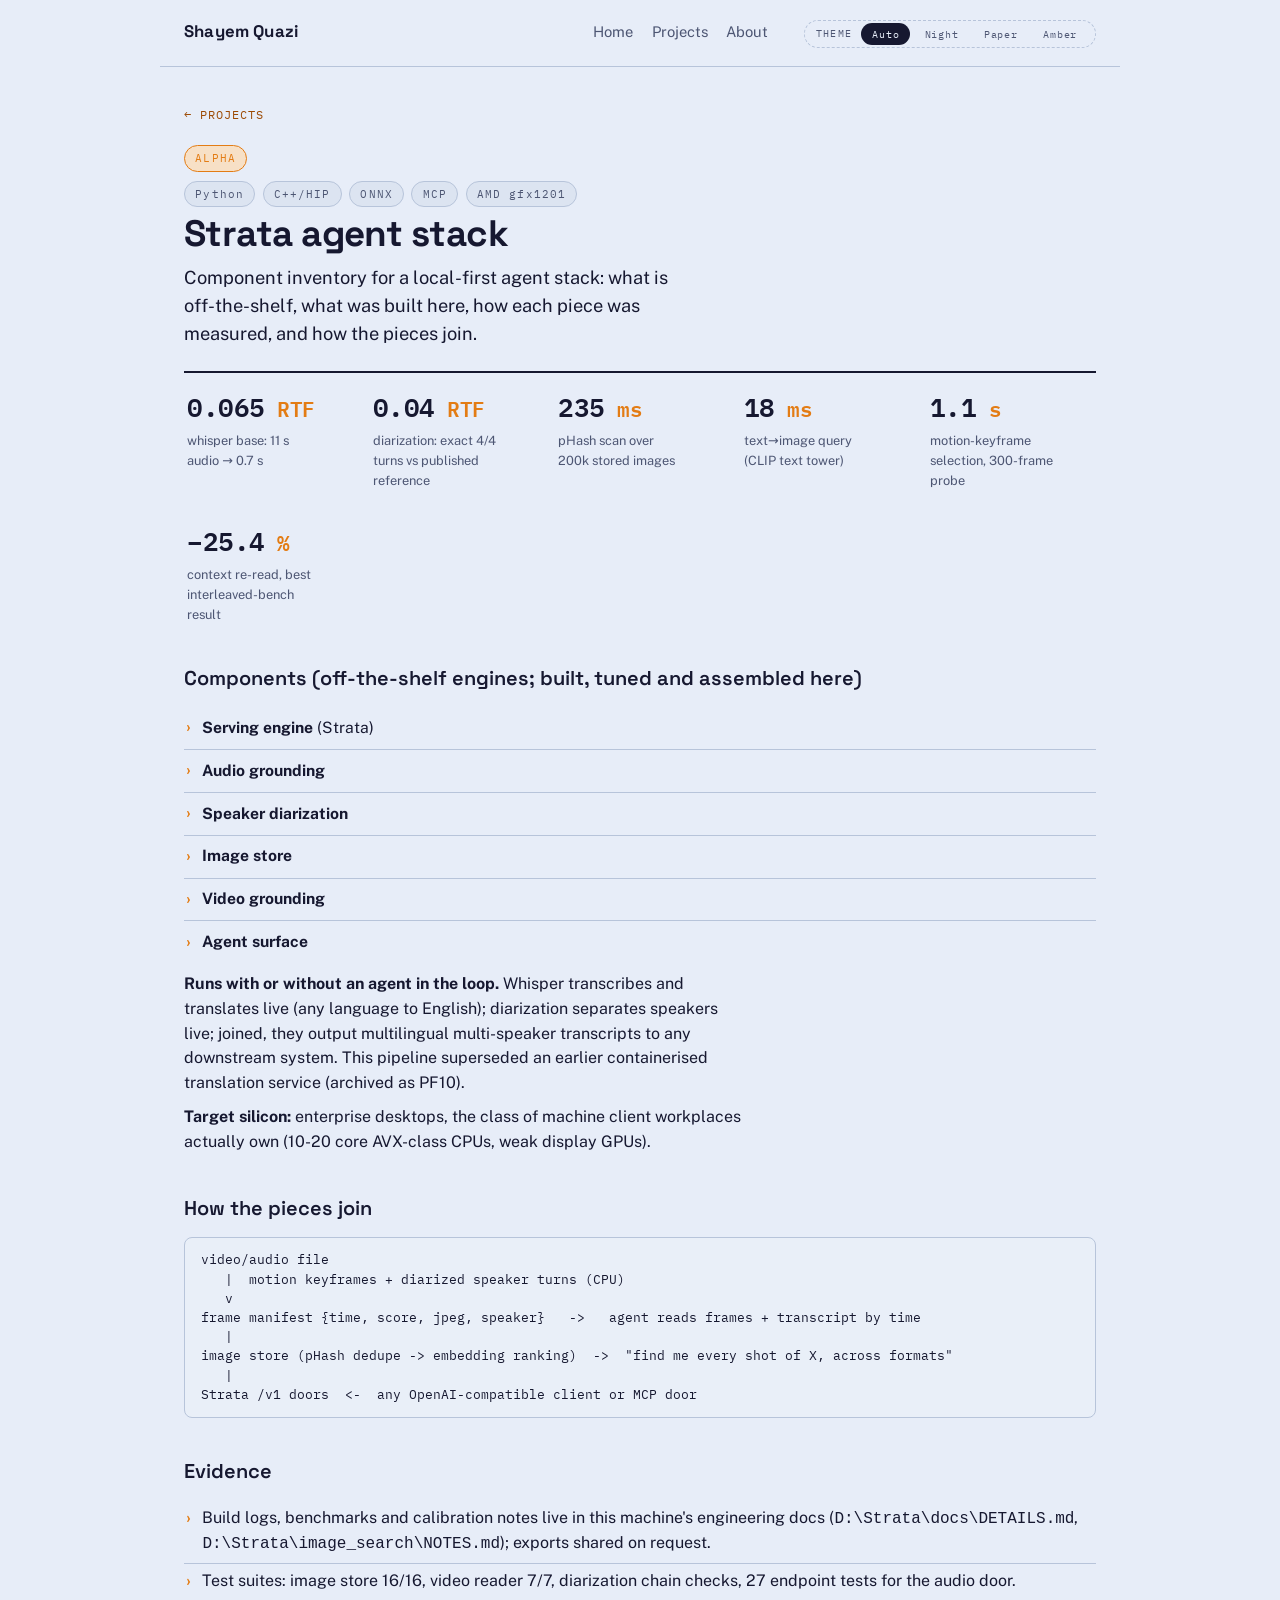
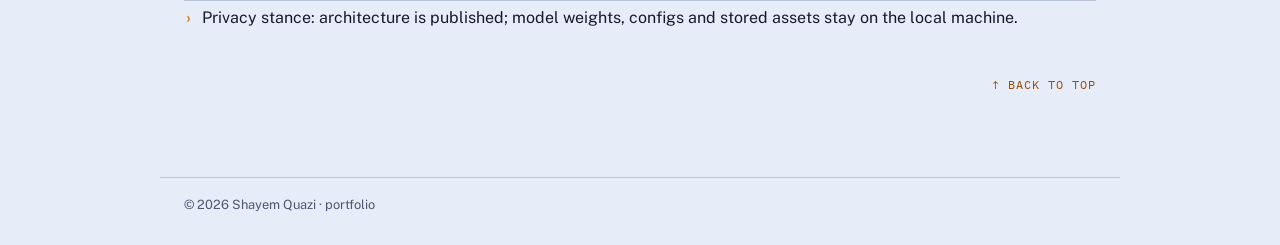
<file: projects/strata-agent-stack.html>
<!DOCTYPE html>
<html lang="en">
<head>
<meta charset="utf-8">
<meta name="viewport" content="width=device-width, initial-scale=1">
<title>strata-agent-stack</title>
<link rel="preconnect" href="https://fonts.googleapis.com">
<link rel="preconnect" href="https://fonts.gstatic.com" crossorigin>
<link href="https://fonts.googleapis.com/css2?family=IBM+Plex+Mono:wght@400;600&family=Public+Sans:wght@400;500;700&family=Space+Grotesk:wght@500;600;700&display=swap" rel="stylesheet">
<link rel="icon" type="image/svg+xml" href="../assets/img/favicon.svg">
<link rel="stylesheet" href="../assets/css/site.css">
<script src="../assets/js/theme.js"></script>
</head>
<body>
<header class="site-head">
  <a class="brand" href="../index.html">Shayem Quazi</a>
  <nav>
    <a href="../index.html">Home</a>
<a href="index.html">Projects</a>
    <a href="../about.html">About</a>
  </nav>
</header>

<main id="top">
  <p class="navback"><a href="index.html">← Projects</a></p>
  <p class="eyebrow"><span class="status alpha">alpha</span></p>
  <p class="stacktags"><span class="tag">Python</span><span class="tag">C++/HIP</span><span class="tag">ONNX</span><span class="tag">MCP</span><span class="tag">AMD gfx1201</span></p>
  <h1>Strata agent stack</h1>
  <p class="claim">Component inventory for a local-first agent stack: what is off-the-shelf, what was built here, how each piece was measured, and how the pieces join.</p>

  <div class="bench">
    <div class="m"><span class="n">0.065<small> RTF</small></span><span class="l">whisper base: 11 s audio → 0.7 s</span></div>
    <div class="m"><span class="n">0.04<small> RTF</small></span><span class="l">diarization: exact 4/4 turns vs published reference</span></div>
    <div class="m"><span class="n">235<small> ms</small></span><span class="l">pHash scan over 200k stored images</span></div>
    <div class="m"><span class="n">18<small> ms</small></span><span class="l">text→image query (CLIP text tower)</span></div>
    <div class="m"><span class="n">1.1<small> s</small></span><span class="l">motion-keyframe selection, 300-frame probe</span></div>
    <div class="m"><span class="n">−25.4<small> %</small></span><span class="l">context re-read, best interleaved-bench result</span></div>
  </div>

  <section>
    <h2 id="audio">Components (off-the-shelf engines; built, tuned and assembled here)</h2>
    <div class="feat-list">
      <details class="feat"><summary><strong>Serving engine</strong> (Strata)</summary><p class="body">Off-the-shelf inference engine packaged for this hardware (HIP gfx1201 build) and tuned here; quantised-LLM inference on an RX 9070 XT with OpenAI-compatible serving doors written locally (/v1/chat/completions, /v1/audio/transcriptions), vision reader, geometric prompt-cache checkpoints and conversation-cache slots (bench: −9.6 % to −25.4 % re-read cost).</p></details>
      <details class="feat"><summary><strong>Audio grounding</strong></summary><p class="body">Whisper.cpp engine built from source for this CPU with Zen 4 SIMD kernels (AVX512/VBMI/VNNI/BF16); the one-pass-per-recording flow and per-transcription timestamp manifests are integration code written here.</p></details>
      <details class="feat"><summary><strong>Speaker diarization</strong></summary><p class="body">Sherpa-onnx segmentation and speaker-embedding models (off-the-shelf); the run scripts, cross-language model selection and turn-join logic are mine; reproduces a published reference split exactly (4/4 turns, RTF 0.04).</p></details>
      <details class="feat"><summary><strong>Image store</strong></summary><p class="body">Core written here (64-bit DCT perceptual hash, SQLite store, calibrated thresholds: near-duplicates ≥0.95, related scenes 0.5–0.7, cross-domain ≤0.65; 235 ms scan over 200k rows). CLIP/SigLIP models are pretrained and were pruned on this machine via an ONNX graph walk into vision-only and text-only towers (SigLIP text-tower misalignment logged as a documented dead end; 18 ms text-to-image queries).</p></details>
      <details class="feat"><summary><strong>Video grounding</strong></summary><p class="body">Selection algorithm written here (motion-adaptive keyframes, codec-noise suppression, NMS) on top of PyAV CPU decode; keyframes joined to diarization speaker turns by timestamp, so a frame carries <em>who was speaking when</em> (1.1 s to keyframe a 300-frame probe).</p></details>
      <details class="feat"><summary><strong>Agent surface</strong></summary><p class="body">Every capability exposed through MCP tool doors written here, consumed daily by agent workflows (including the one that helped assemble this portfolio).</p></details>
    </div>
    <p><strong>Runs with or without an agent in the loop.</strong> Whisper transcribes and translates live (any language to English); diarization separates speakers live; joined, they output multilingual multi-speaker transcripts to any downstream system. This pipeline superseded an earlier containerised translation service (archived as PF10).</p>
    <p><strong>Target silicon:</strong> enterprise desktops, the class of machine client workplaces actually own (10-20 core AVX-class CPUs, weak display GPUs).</p>
  </section>

  <section>
    <h2>How the pieces join</h2>
    <pre class="arch">video/audio file
   |  motion keyframes + diarized speaker turns (CPU)
   v
frame manifest {time, score, jpeg, speaker}   ->   agent reads frames + transcript by time
   |
image store (pHash dedupe -> embedding ranking)  ->  "find me every shot of X, across formats"
   |
Strata /v1 doors  <-  any OpenAI-compatible client or MCP door</pre>
  </section>


  <section>
    <h2>Evidence</h2>
    <ul class="feat">
      <li>Build logs, benchmarks and calibration notes live in this machine's engineering docs (<code>D:\Strata\docs\DETAILS.md</code>, <code>D:\Strata\image_search\NOTES.md</code>); exports shared on request.</li>
      <li>Test suites: image store 16/16, video reader 7/7, diarization chain checks, 27 endpoint tests for the audio door.</li>
      <li>Privacy stance: architecture is published; model weights, configs and stored assets stay on the local machine.</li>
    </ul>
  </section>
  <p class="totop"><a href="#top">↑ Back to top</a></p>
</main>

<footer class="site-foot">© 2026 Shayem Quazi · portfolio</footer>
</body>
</html>
</file>
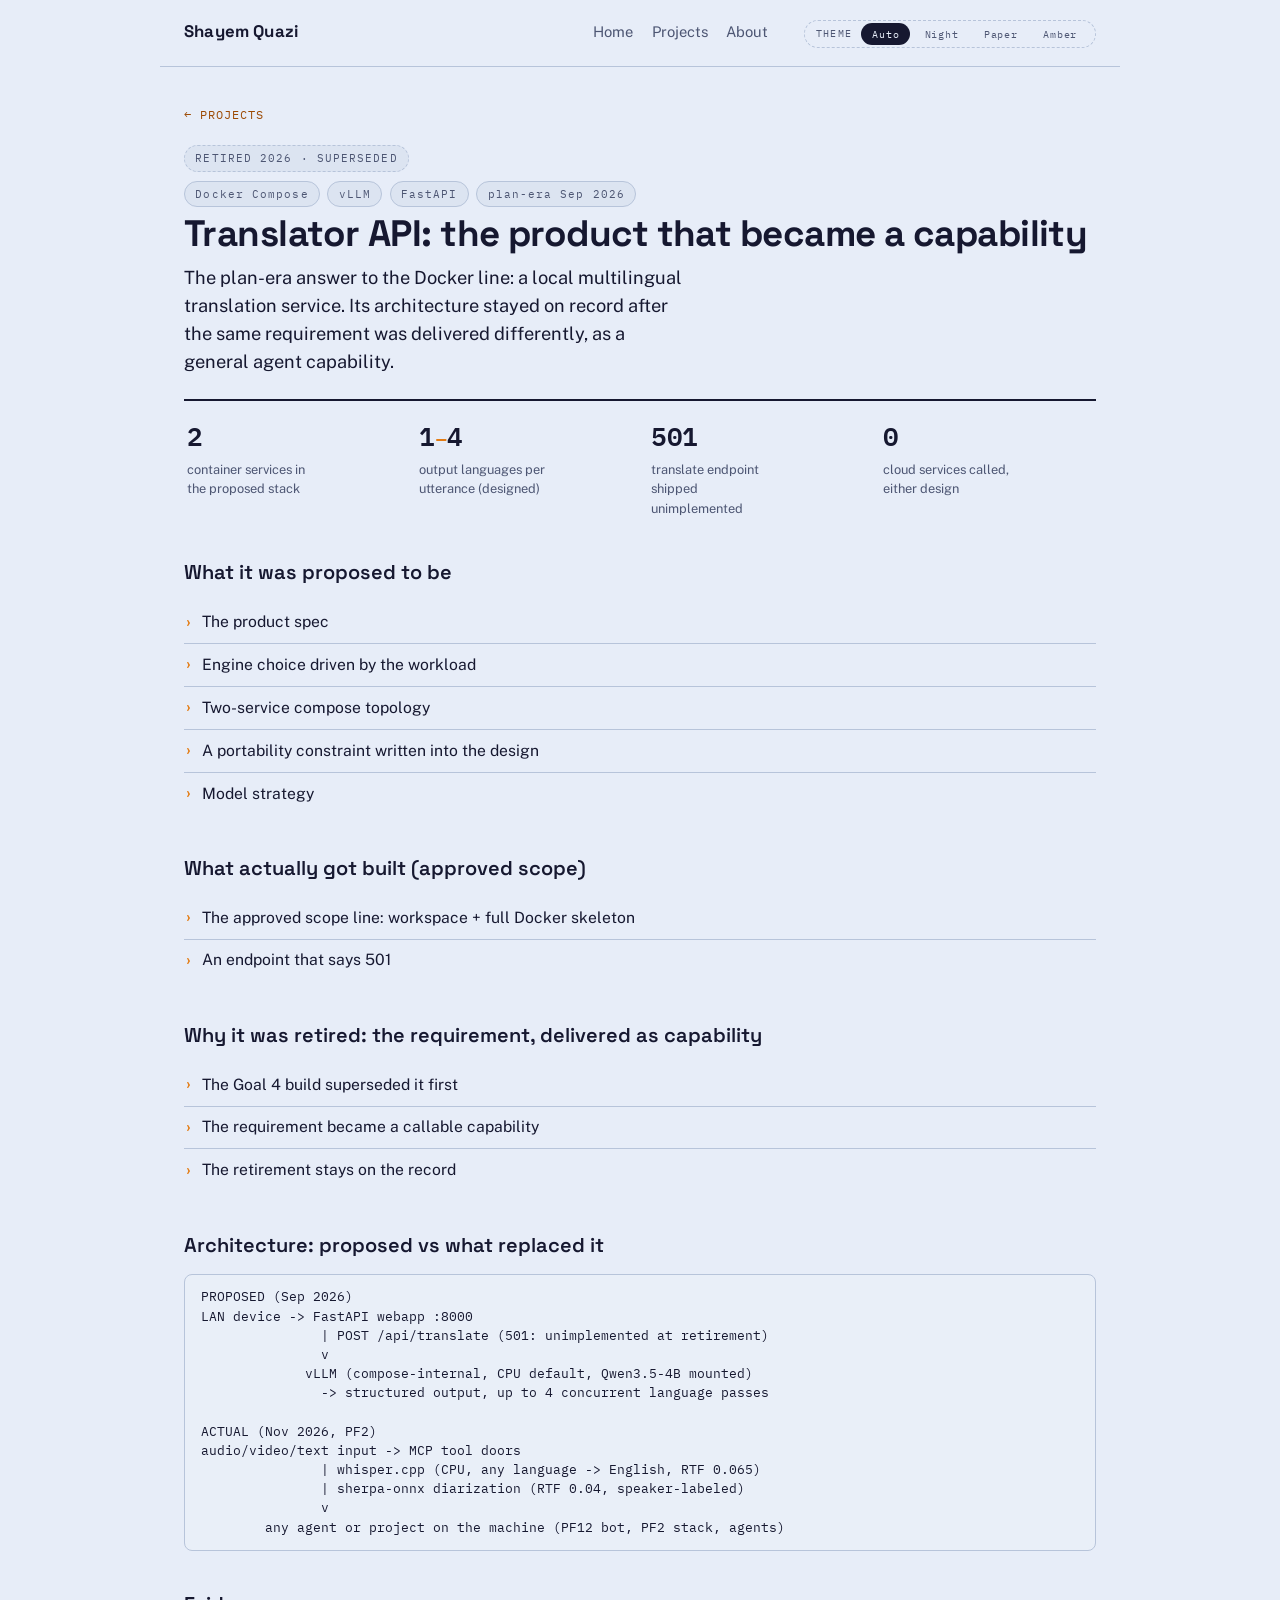
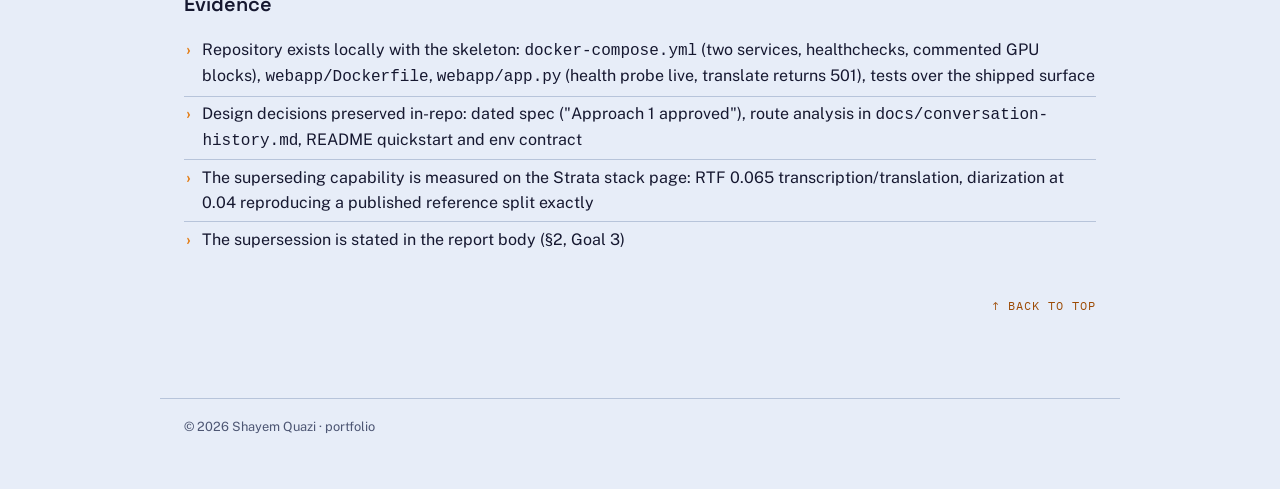
<file: projects/translator-api.html>
<!DOCTYPE html>
<html lang="en">
<head>
<meta charset="utf-8">
<meta name="viewport" content="width=device-width, initial-scale=1">
<title>translator-api</title>
<link rel="preconnect" href="https://fonts.googleapis.com">
<link rel="preconnect" href="https://fonts.gstatic.com" crossorigin>
<link href="https://fonts.googleapis.com/css2?family=IBM+Plex+Mono:wght@400;600&family=Public+Sans:wght@400;500;700&family=Space+Grotesk:wght@500;600;700&display=swap" rel="stylesheet">
<link rel="icon" type="image/svg+xml" href="../assets/img/favicon.svg">
<link rel="stylesheet" href="../assets/css/site.css">
<script src="../assets/js/theme.js"></script>
</head>
<body>
<header class="site-head">
  <a class="brand" href="../index.html">Shayem Quazi</a>
  <nav>
    <a href="../index.html">Home</a>
<a href="index.html">Projects</a>
    <a href="../about.html">About</a>
  </nav>
</header>

<main id="top">
  <p class="navback"><a href="index.html">← Projects</a></p>
  <p class="eyebrow"><span class="status retired">retired 2026 · superseded</span></p>
  <p class="stacktags"><span class="tag">Docker Compose</span><span class="tag">vLLM</span><span class="tag">FastAPI</span><span class="tag">plan-era Sep 2026</span></p>
  <h1>Translator API: the product that became a capability</h1>
  <p class="claim">The plan-era answer to the Docker line: a local multilingual translation service. Its architecture stayed on record after the same requirement was delivered differently, as a general agent capability.</p>

  <div class="bench">
    <div class="m"><span class="n">2</span><span class="l">container services in the proposed stack</span></div>
    <div class="m"><span class="n">1<small>–</small>4</span><span class="l">output languages per utterance (designed)</span></div>
    <div class="m"><span class="n">501</span><span class="l">translate endpoint shipped unimplemented</span></div>
    <div class="m"><span class="n">0</span><span class="l">cloud services called, either design</span></div>
  </div>

  <section>
    <h2>What it was proposed to be</h2>
    <div class="feat-list">
      <details class="feat"><summary>The product spec</summary><p class="body">A LAN-reachable webapp: single- or multi-speaker, multi-language speech or text input converted into one to four output languages as text, with live correction in the UI. Everything local: model, inference, app. No cloud APIs.</p></details>
      <details class="feat"><summary>Engine choice driven by the workload</summary><p class="body">The design spec (approved 2026-09-30) chose vLLM over simpler local runners because the product fires up to four concurrent translation requests per phrase with strict structured output; continuous batching plus native structured-output backends (XGrammar/Outlines) win that workload.</p></details>
      <details class="feat"><summary>Two-service compose topology</summary><p class="body">A <code>vllm</code> service (CPU image by default, model mounted read-only, internal to the compose network only) and a <code>webapp</code> service (FastAPI, host port 8000 on the LAN, health-checked containers, <code>restart: unless-stopped</code>). A small <code>.env</code> contract (<code>VLLM_MODEL</code>, <code>VLLM_PORT</code>, <code>WEBAPP_PORT</code>) parameterised the whole stack.</p></details>
      <details class="feat"><summary>A portability constraint written into the design</summary><p class="body">AMD GPU passthrough is unavailable on Windows Docker Desktop (WSL2), so the stack defaulted to CPU execution with documented, commented-out passthrough blocks for NVIDIA and AMD RDNA4 (Linux host).</p></details>
      <details class="feat"><summary>Model strategy</summary><p class="body">Qwen3.5-4B as the reference family: GGUF reference weights kept for evaluation, with a vLLM-compatible quantisation dropped into the mounted <code>models/</code> directory at deployment. The vLLM service starts only once a model exists in the mounted <code>models/</code> directory; the README documents that precondition.</p></details>
    </div>
  </section>

  <section>
    <h2>What actually got built (approved scope)</h2>
    <div class="feat-list">
      <details class="feat"><summary>The approved scope line: workspace + full Docker skeleton</summary><p class="body">Repo with README, compose stack, Dockerfile, env contract, git conventions, design spec and the route-analysis conversation history preserved in <code>docs/</code>. The product features (audio input, live correction, concurrent multi-language UI) were planned in later phases and are labelled as such in the spec.</p></details>
      <details class="feat"><summary>An endpoint that says 501</summary><p class="body">The shipped FastAPI app exposes <code>/api/health</code> (it probes the inference service's model list and reports reachability) and a <code>/api/translate</code> that returns <code>501 not implemented</code>. Tests cover the shipped surface.</p></details>
    </div>
  </section>

  <section>
    <h2>Why it was retired: the requirement, delivered as capability</h2>
    <div class="feat-list">
      <details class="feat"><summary>The Goal 4 build superseded it first</summary><p class="body">While the plan's capstone was being built, the same core requirement (multilingual speech in, text out, locally) was delivered by the CPU audio toolkits: whisper.cpp built for this CPU (Zen 4 SIMD kernels) translating any language to English in one pass at real-time factor 0.065, plus sherpa-onnx diarization separating speakers at 0.04 RTF. The core capability already ran at measured speed without containers.</p></details>
      <details class="feat"><summary>The requirement became a callable capability</summary><p class="body">The translator would have been one webapp serving one job over one port. The replacement exposes the same capability through MCP tool doors that any project or agent can call: it is already consumed as live audio transcript notes on the <a href="discord-bot.html">Discord bot</a> (PF12) and as diarized speech notes in video grounding on the <a href="strata-agent-stack.html">Strata stack</a> (PF2).</p></details>
      <details class="feat"><summary>The retirement stays on the record</summary><p class="body">The plan's Docker commitment was attempted; when a different goal produced the same capability, the pivot was documented. PF10 stays in the inventory as a retired item, with the replacement and its measured numbers named.</p></details>
    </div>
  </section>

  <section>
    <h2>Architecture: proposed vs what replaced it</h2>
    <pre class="arch">PROPOSED (Sep 2026)
LAN device -> FastAPI webapp :8000
               | POST /api/translate (501: unimplemented at retirement)
               v
             vLLM (compose-internal, CPU default, Qwen3.5-4B mounted)
               -> structured output, up to 4 concurrent language passes

ACTUAL (Nov 2026, PF2)
audio/video/text input -> MCP tool doors
               | whisper.cpp (CPU, any language -> English, RTF 0.065)
               | sherpa-onnx diarization (RTF 0.04, speaker-labeled)
               v
        any agent or project on the machine (PF12 bot, PF2 stack, agents)</pre>
  </section>

  <section>
    <h2>Evidence</h2>
    <ul class="feat">
      <li>Repository exists locally with the skeleton: <code>docker-compose.yml</code> (two services, healthchecks, commented GPU blocks), <code>webapp/Dockerfile</code>, <code>webapp/app.py</code> (health probe live, translate returns 501), tests over the shipped surface</li>
      <li>Design decisions preserved in-repo: dated spec ("Approach 1 approved"), route analysis in <code>docs/conversation-history.md</code>, README quickstart and env contract</li>
      <li>The superseding capability is measured on the Strata stack page: RTF 0.065 transcription/translation, diarization at 0.04 reproducing a published reference split exactly</li>
      <li>The supersession is stated in the report body (§2, Goal 3)</li>
    </ul>
  </section>
  <p class="totop"><a href="#top">↑ Back to top</a></p>
</main>

<footer class="site-foot">© 2026 Shayem Quazi · portfolio</footer>
</body>
</html>
</file>
<file: assets/css/site.css>
/* portfolio-2026 — "engineered ledger paper" system
   tokens: slate-paper / graphite ink / copper + signal-teal accents
   display: Space Grotesk · body: Public Sans · measurement: IBM Plex Mono */

:root {
  --paper: #e7e9ec;
  --paper-2: #dce0e6;
  --card: #eef0f3;
  --ink: #151a20;
  --ink-2: #49535e;
  --rule: #b8c1cb;
  --copper: #b25a2b;
  --navlink: #8a4419;
  --teal: #1e6b60;
  --teal-soft: #d7e6e2;
  --alpha-soft: #f2e2d7;
  --code-bg: #f2f4f6;
  --shadow: 0 8px 22px rgba(21, 26, 32, .12);
  --radius: 10px;
  --font-display: "Space Grotesk", "Segoe UI", system-ui, sans-serif;
  --font-body: "Public Sans", "Segoe UI", system-ui, sans-serif;
  --font-mono: "IBM Plex Mono", "Consolas", monospace;
  --max: 60rem;
}

* { box-sizing: border-box; }
html { font-size: 16px; scroll-behavior: smooth; }
body {
  margin: 0;
  background: var(--paper);
  color: var(--ink);
  font-family: var(--font-body);
  line-height: 1.55;
}

a { color: var(--teal); text-decoration: none; }
a:hover { text-decoration: underline; text-underline-offset: 3px; }
a:focus-visible, button:focus-visible { outline: 2px solid var(--copper); outline-offset: 2px; }

/* ---------- header ---------- */
.site-head {
  display: flex; align-items: baseline; gap: 1.25rem; flex-wrap: wrap;
  max-width: var(--max); margin: 0 auto; padding: 1.1rem 1.5rem;
  border-bottom: 1px solid var(--rule);
}
.brand {
  font-family: var(--font-display); font-weight: 700; font-size: 1.05rem;
  color: var(--ink); letter-spacing: .01em;
}
.brand:hover { text-decoration: none; }
.site-head nav { display: flex; gap: 1.15rem; margin-left: auto; flex-wrap: wrap; }
.site-head nav a { font-size: .92rem; color: var(--ink-2); }
.site-head nav a:hover { color: var(--ink); text-decoration: none; }
.site-head nav a[aria-current="page"] { color: var(--copper); }

/* ---------- layout ---------- */
main { max-width: var(--max); margin: 0 auto; padding: 2.2rem 1.5rem 3rem; }
section { margin-top: 2.4rem; }
h1 {
  font-family: var(--font-display); font-weight: 700; font-size: 2.3rem;
  line-height: 1.12; letter-spacing: -.015em; margin: .35rem 0 .6rem;
}
h2 { font-family: var(--font-display); font-weight: 600; font-size: 1.25rem; margin: 0 0 .8rem; }
h3 { font-family: var(--font-display); font-weight: 600; font-size: 1.02rem; margin: 0 0 .35rem; }
p { margin: .55rem 0; max-width: 56ch; }

.eyebrow {
  font-family: var(--font-mono); font-size: .74rem; letter-spacing: .14em;
  text-transform: uppercase; color: var(--ink-2); margin: 0;
}
.claim { font-size: 1.14rem; color: var(--ink); max-width: 46ch; }
.small { font-size: .86rem; color: var(--ink-2); }

/* ---------- status + legend tags (pills) ---------- */
.status, .tag {
  display: inline-block; font-family: var(--font-mono); font-size: .68rem;
  letter-spacing: .1em; padding: .24rem .65rem; border: 1px solid var(--rule);
  border-radius: 999px; background: var(--paper-2); color: var(--ink-2);
}
.status.live, .tag.live { color: var(--teal); border-color: var(--teal); background: var(--teal-soft); }
.status.alpha, .tag.alpha { color: var(--copper); border-color: var(--copper); background: var(--alpha-soft); }
.status.retired, .tag.retired { color: var(--ink-2); border-style: dashed; }
.legend { display: flex; flex-wrap: wrap; gap: .45rem; margin-top: 1rem; }
.tag { cursor: help; }
.stacktags { display: flex; flex-wrap: wrap; gap: .45rem; margin: .55rem 0 0; }
.stacktags .tag { cursor: default; }

/* ---------- filter bar ---------- */
.filters { display: flex; flex-wrap: wrap; gap: .45rem; margin-top: 1rem; }
.fbtn {
  font-family: var(--font-mono); font-size: .68rem; letter-spacing: .1em;
  padding: .3rem .8rem; border: 1px solid var(--rule); border-radius: 999px;
  background: var(--paper-2); color: var(--ink-2); cursor: pointer;
  transition: border-color .15s ease, color .15s ease, background .15s ease;
}
.fbtn:hover { border-color: var(--copper); color: var(--copper); }
.fbtn.active { background: var(--ink); border-color: var(--ink); color: var(--paper); }
.card.dim { opacity: .55; }
.card.dim:hover { opacity: 1; }

/* ---------- cards / tiles ---------- */
.cards { display: grid; grid-template-columns: repeat(auto-fill, minmax(15rem, 1fr)); gap: 1.05rem; margin-top: 1.2rem; }
.card {
  border: 1px solid var(--rule); border-radius: var(--radius); padding: 1.1rem 1.2rem;
  background: var(--card); display: flex; flex-direction: column; gap: .45rem;
  position: relative;
  transition: transform .18s ease, box-shadow .18s ease, border-color .18s ease;
}
.card .pf {
  position: absolute; top: .8rem; right: .9rem;
  font-family: var(--font-mono); font-size: .68rem; letter-spacing: .1em;
  color: var(--ink-2);
}
.card.static { border-style: dashed; }
.card > .status { align-self: flex-start; width: fit-content; }
a.card { color: inherit; }
a.card:hover {
  text-decoration: none;
  transform: translateY(-3px);
  box-shadow: var(--shadow);
  border-color: var(--teal);
}
a.card .t {
  font-family: var(--font-display); font-weight: 600; font-size: 1.02rem;
  margin: 0; color: var(--ink); transition: color .15s ease;
}
a.card:hover .t { color: var(--teal); }
a.card::after {
  content: "View \2192"; margin-top: auto; font-family: var(--font-mono);
  font-size: .72rem; letter-spacing: .08em; color: var(--teal);
  opacity: 0; transition: opacity .15s ease;
}
a.card:hover::after, a.card:focus-visible::after { opacity: 1; }

/* ---------- bench strip (signature) ---------- */
.bench {
  display: grid; grid-template-columns: repeat(auto-fit, minmax(10.5rem, 1fr));
  gap: 1rem; border-top: 2px solid var(--ink); margin-top: 1.4rem;
}
.bench .m { padding: .85rem .2rem 0; border-top: none; }
.bench .n {
  font-family: var(--font-mono); font-weight: 600; font-size: 1.62rem;
  font-variant-numeric: tabular-nums; letter-spacing: -.02em; color: var(--ink);
}
.bench .n small { font-size: .82em; color: var(--copper); }
.bench .l { display: block; margin-top: .3rem; font-size: .8rem; color: var(--ink-2); max-width: 16ch; }

/* ---------- feature lists (collapsible shelves) ---------- */
ul.feat { list-style: none; padding: 0; margin: .4rem 0; }
ul.feat li { padding: .35rem 0 .35rem 1.15rem; position: relative; border-bottom: 1px solid var(--rule); }
ul.feat li:last-child { border-bottom: none; }
ul.feat li::before { content: "\203A"; position: absolute; left: .15rem; color: var(--copper); font-weight: 700; }

details.feat { border-bottom: 1px solid var(--rule); padding: .4rem 0; }
details.feat:last-of-type { border-bottom: none; }
details.feat summary {
  list-style: none; cursor: pointer; position: relative;
  padding: .15rem 0 .15rem 1.15rem; font-size: .98rem;
}
details.feat summary::-webkit-details-marker { display: none; }
details.feat summary::before {
  content: "\203A"; position: absolute; left: .15rem; top: .12rem;
  color: var(--copper); font-weight: 700; transition: transform .15s ease;
}
details.feat[open] > summary::before { transform: rotate(90deg); }
details.feat summary:hover { color: var(--teal); }
details.feat summary:focus-visible { outline: 2px solid var(--copper); outline-offset: 2px; border-radius: 4px; }
details.feat .body { padding: .35rem 0 .2rem 1.15rem; margin: 0; }

/* ---------- architecture blocks ---------- */
pre.arch {
  font-family: var(--font-mono); font-size: .8rem; line-height: 1.5;
  background: var(--code-bg); border: 1px solid var(--rule);
  border-radius: 8px; padding: .8rem 1rem; overflow-x: auto; white-space: pre;
}

/* ---------- tables ---------- */
table.ledger { border-collapse: collapse; width: 100%; font-size: .88rem; margin-top: 1rem; }
table.ledger th {
  text-align: left; font-family: var(--font-mono); font-size: .7rem;
  letter-spacing: .12em; text-transform: uppercase; color: var(--ink-2);
  border-bottom: 2px solid var(--ink); padding: .5rem .6rem;
}
table.ledger td { border-bottom: 1px solid var(--rule); padding: .6rem; vertical-align: top; }
table.ledger tr:last-child td { border-bottom: none; }

/* ---------- footer ---------- */
.site-foot {
  max-width: var(--max); margin: 2rem auto 0; padding: 1.1rem 1.5rem 2rem;
  border-top: 1px solid var(--rule); font-size: .8rem; color: var(--ink-2);
}

/* ---------- page navigation links ---------- */
.navback { margin: 0 0 1.15rem; }
.totop { margin: 2.2rem 0 0; text-align: right; max-width: none; }
.navback a, .totop a {
  font-family: var(--font-mono); font-size: .72rem; letter-spacing: .09em;
  text-transform: uppercase; color: var(--navlink); text-decoration: none;
}
.navback a:hover, .totop a:hover { color: var(--teal); text-decoration: underline; text-underline-offset: 3px; }
.navback a:focus-visible, .totop a:focus-visible { outline: 2px solid var(--copper); outline-offset: 2px; border-radius: 4px; }

@media (max-width: 640px) {
  h1 { font-size: 1.7rem; }
  .bench { grid-template-columns: repeat(2, 1fr); }
}
@media (prefers-reduced-motion: reduce) {
  * { animation: none !important; transition: none !important; }
  html { scroll-behavior: auto; }
  a.card:hover { transform: none; }
}

/* ---------- experimental theme switcher (nav) ---------- */
.theme-switch {
  display: flex; align-items: center; gap: .25rem; margin-left: 1rem;
  border: 1px dashed var(--rule); border-radius: 999px; padding: .15rem .45rem;
}
.tlabel {
  font-family: var(--font-mono); font-size: .6rem; letter-spacing: .12em;
  text-transform: uppercase; color: var(--ink-2); padding: 0 .35rem 0 .25rem;
}
.tbtn {
  font-family: var(--font-mono); font-size: .64rem; letter-spacing: .08em;
  padding: .22rem .6rem; border: 1px solid transparent; border-radius: 999px;
  background: transparent; color: var(--ink-2); cursor: pointer;
  transition: color .15s ease, background .15s ease;
}
.tbtn:hover { color: var(--ink); }
.tbtn.active { background: var(--ink); color: var(--paper); }

/* ---------- experimental color themes ---------- */
/* blue: cool light paper; Lblue1 links/live pills; Orange1 accents; Nblue1 ink */
html[data-theme="blue"] {
  --paper: #e7edf8; --paper-2: #dce4f1; --card: #f0f4fb;
  --ink: #161830; --ink-2: #4d5673; --rule: #b7c4da;
  --copper: #e37c14; --navlink: #9c4a04; --teal: #1276e0; --teal-soft: #d5e3f7;
  --alpha-soft: #f7e0c6; --code-bg: #e9eff8;
}
/* night: deepened Nblue2 page, deepened Nblue1 cards, brighter ink for contrast; Orange3 accents; lightened Lblue1 links */
html[data-theme="night"] {
  --paper: #090a1e; --paper-2: #14172f; --card: #131530;
  --ink: #eef0f8; --ink-2: #99a3c3; --rule: #2b3058;
  --copper: #f28713; --navlink: #f28713; --teal: #66a3f2; --teal-soft: #16294e;
  --alpha-soft: #382812; --code-bg: #101227;
  --shadow: 0 10px 26px rgba(0, 0, 0, .55);
}
/* amber: warm paper; Nblue1 ink; Orange1 accents; Lblue2 links */
html[data-theme="amber"] {
  --paper: #f6e9d6; --paper-2: #eeddc4; --card: #f9f0e2;
  --ink: #161830; --ink-2: #6c5f4b; --rule: #d9c1a1;
  --copper: #e37c14; --navlink: #9c4a04; --teal: #0f5ef2; --teal-soft: #dbe5f8;
  --alpha-soft: #f3ddbd; --code-bg: #f1e4cf;
}
</file>
